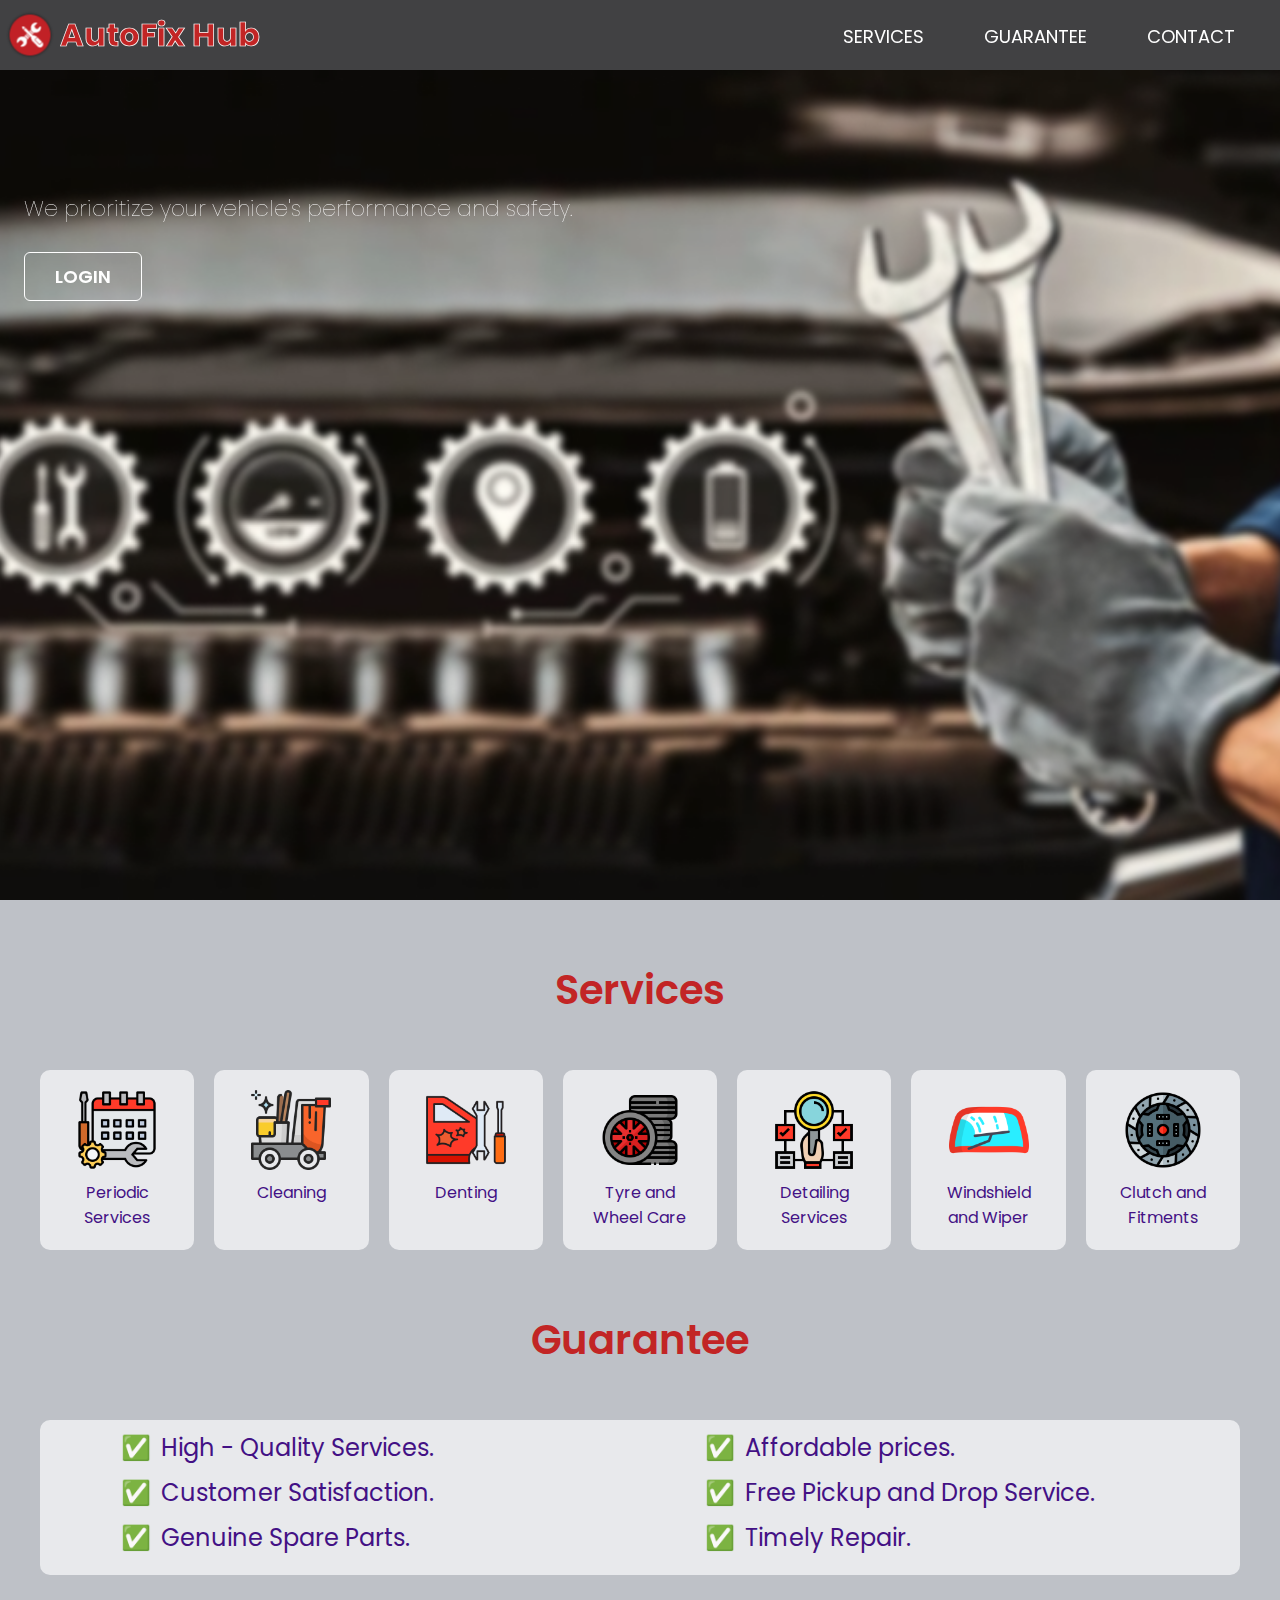
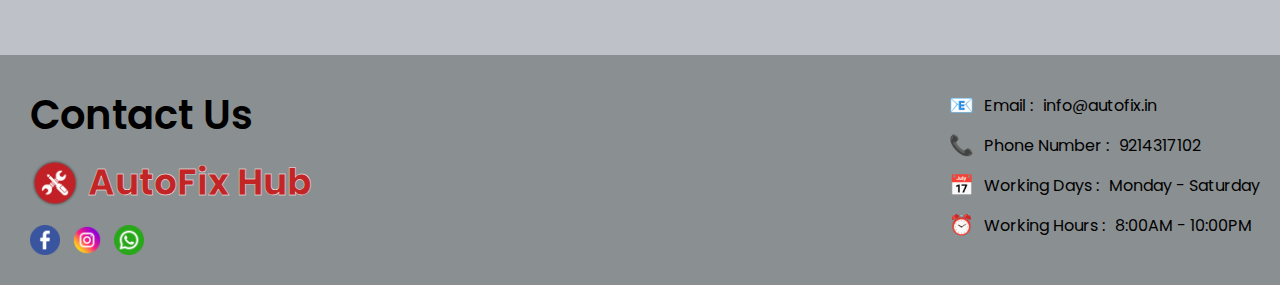
<file: index.html>
<!DOCTYPE html>
<html lang="en">
    <head>
        <meta charset="UTF-8">
        <meta name="viewport" content="width=device-width, initial-scale=1.0">
        <link href="style.css" rel="stylesheet" />
        <title>AutoFix Hub</title>
    </head>
    <body>

        <!--MAIN SECTION-->

        <section class="header">
            <nav>
                <div class="nav__bar">

                    <!--WEBISTE NAME AND LOGO-->
                    <div class="nav">
                        <a href="#"><img src="assets/logo.png" alt="logo"/></a>
                        <h1>AutoFix Hub</h1>
                    </div>

                    <!--LOGIN BUTTON-->
                    <a href="login.html" class="btn">LOGIN</a>

                    <!--DIFFERENT SECTIONS-->
                    <div class="nav__links">
                        <ul>
                            <li class="hideOnMobile"><a href=".services">SERVICES</a></li>
                            <li class="hideOnMobile"><a href=".guarantee">GUARANTEE</a></li>
                            <li class="hideOnMobile"><a href=".contact">CONTACT</a></li>
                            <li class="menu-button" onclick=showSidebar()><a><svg xmlns="http://www.w3.org/2000/svg" height="26px" viewBox="-300 -700 960 960" width="26px" fill="#fff"><path d="M120-240v-80h720v80H120Zm0-200v-80h720v80H120Zm0-200v-80h720v80H120Z"/></svg></a></li>
                        </ul>
                    </div>
                    <ul class="sidebar" id="sidebar">
                        <li onclick=hideSidebar()><a><svg xmlns="http://www.w3.org/2000/svg" height="26px" viewBox="0 -960 960 960" width="26px" fill="#fff"><path d="m256-200-56-56 224-224-224-224 56-56 224 224 224-224 56 56-224 224 224 224-56 56-224-224-224 224Z"/></svg></a></li>
                        <li><a href="#services">SERVICES</a></li>
                        <li><a href="#guarantee">GUARANTEE</a></li>
                        <li><a href="#contact">CONTACT</a></li>
                    </ul>

                    <!--LINE DESCRIPTION-->
                    <p>We prioritize your vehicle's performance and safety.</p>

                </div>
            </nav>
        </section>


        <!--SERVICE SECTION-->

        <section class="services" id="services">

            <!--HEADING-->
            <h2 class="s">Services</h2>

            <div class="row">     
                <div class="s-col">
                    <img src="assets/periodic.png" alt="periodic">
                    <h4>Periodic Services</h4>
                </div>

                <div class="s-col">
                    <img src="assets/cleaning.png" alt="cleaning">
                    <h4>Cleaning</h4>
                </div>

                <div class="s-col">
                    <img src="assets/denting.png" alt="denting">
                    <h4>Denting</h4>
                </div>

                <div class="s-col">
                    <img src="assets/tyre.png" alt="tyre">
                    <h4>Tyre and Wheel Care</h4>
                </div>

                <div class="s-col">
                    <img src="assets/detailing.png" alt="detailing">
                    <h4>Detailing Services</h4>
                </div>

                <div class="s-col">
                    <img src="assets/windshield.png" alt="windshield">
                    <h4>Windshield and Wiper</h4>
                </div>

                <div class="s-col">
                    <img src="assets/clutch.png" alt="clutches">
                    <h4>Clutch and Fitments</h4>
                </div> 
            </div> 
        </section>


        <!--GUARANTEE SECTION-->

        <section class="guarantee" id="guarantee">

            <!--HEADING-->
            <h2 class="g">Guarantee</h2>

            <div class="check">
                <ul class="g-list">
                    <li>High - Quality Services.</li>
                    <li>Affordable prices.</li>
                    <li>Customer Satisfaction.</li>
                    <li>Free Pickup and Drop Service.</li>
                    <li>Genuine Spare Parts.</li>
                    <li>Timely Repair.</li>
                </ul>
            </div>
        </section>


        <!--CONTACT SECTION-->

        <section class="contact" id="contact">

            <div class="contact-left">
                <h2>Contact Us</h2>

                <div class="brand">
                    <img src="assets/logo.png" alt="logo" class="logo" />
                    <h1>AutoFix Hub</h1>
                </div>

                <div class="social">
                    <img src="assets/facebook.png" alt="facebook" />
                    <img src="assets/instagram.png" alt="instagram" />
                    <img src="assets/whatsapp.png" alt="whatsApp" />
                </div>

            </div>

            <div class="contact-right">
                <ul>
                    <li>
                        <span class="icon">📧</span>
                        <span>Email : </span>
                        <span>info@autofix.in</span>
                    </li>
                    <li>
                        <span class="icon">📞</span>
                        <span>Phone Number : </span>
                        <span>9214317102</span>
                    </li>
                    <li>
                        <span class="icon">📅</span>
                        <span>Working Days : </span>
                        <span>Monday - Saturday</span>
                    </li>
                    <li>
                        <span class="icon">⏰</span>
                        <span>Working Hours : </span>
                        <span>8:00AM - 10:00PM</span>
                    </li>
                </ul>
            </div>

        </section> 


        <!--BACK-TO-TOP ARROW-->
        
        <div id="progress">
            <span id="progress-value">&#x1F815;</span>
        </div>

        <script src="main.js"></script>

    </body>
</html>
</file>
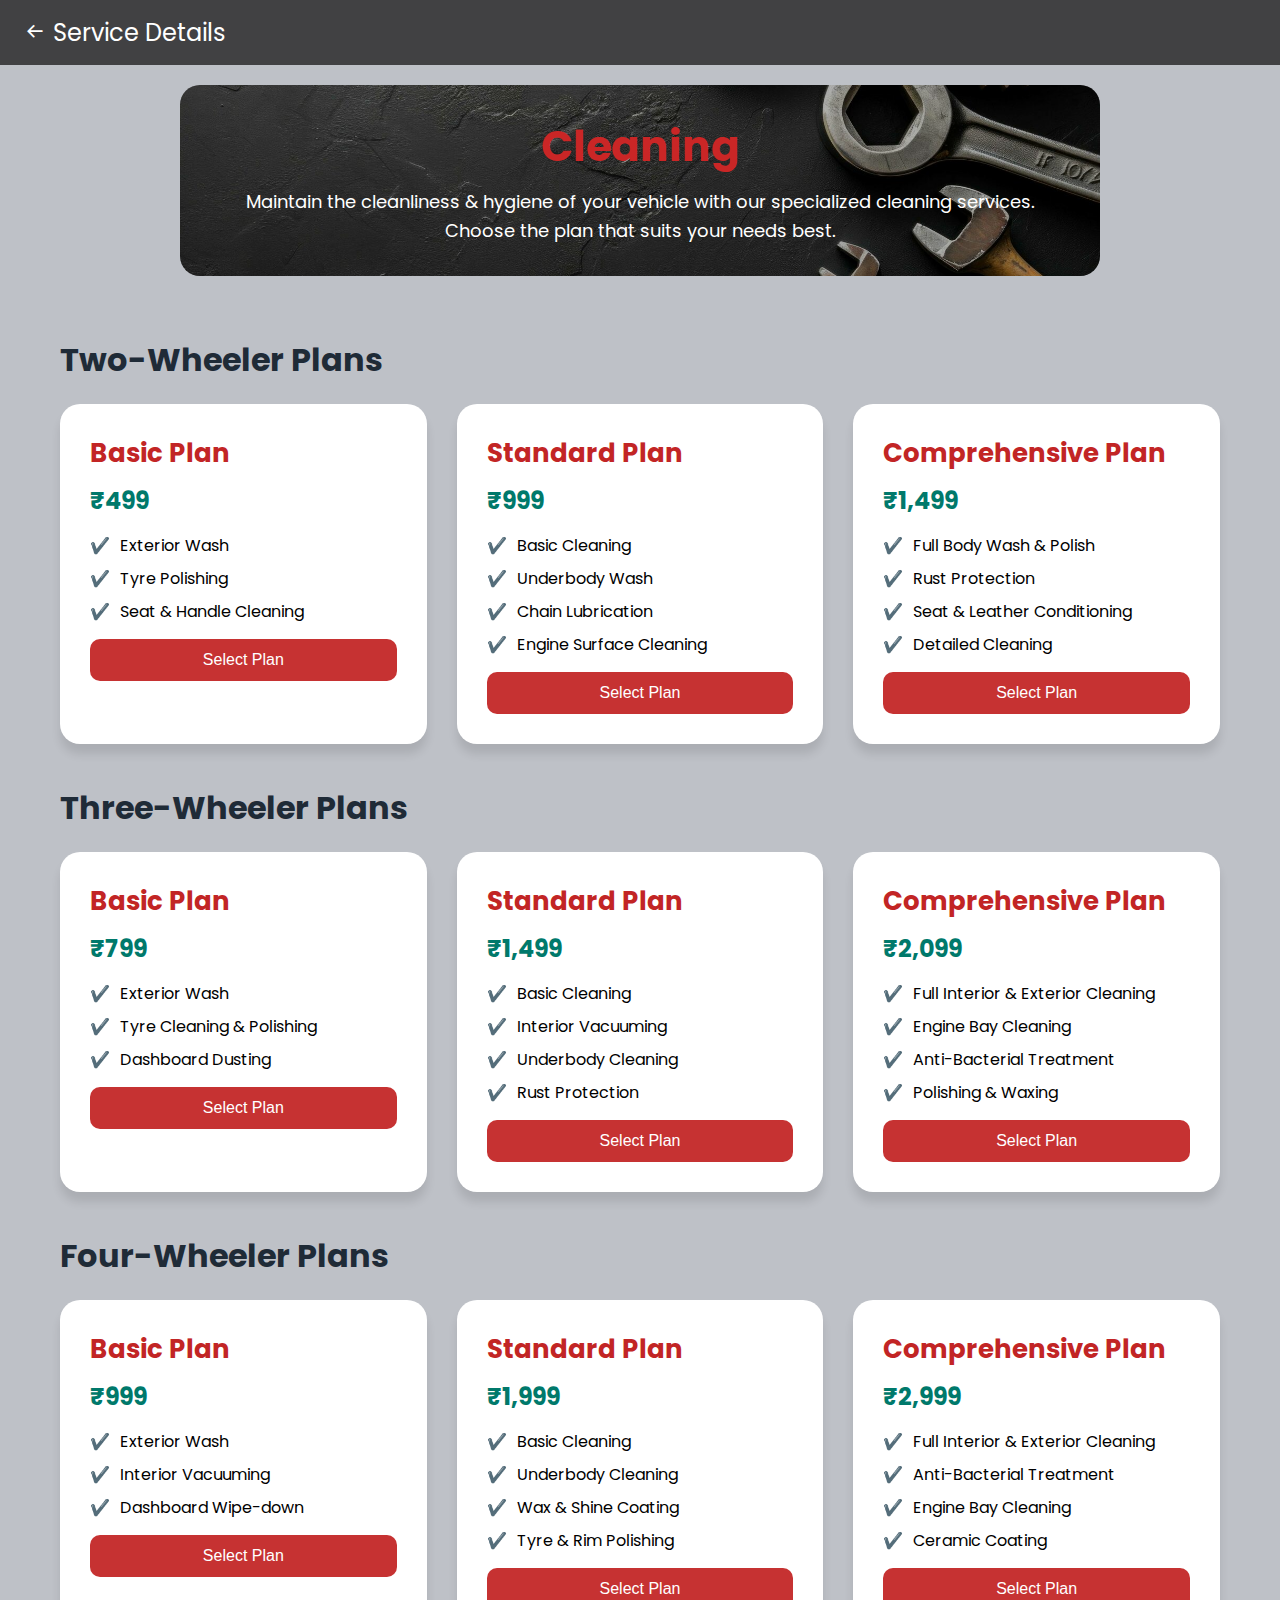
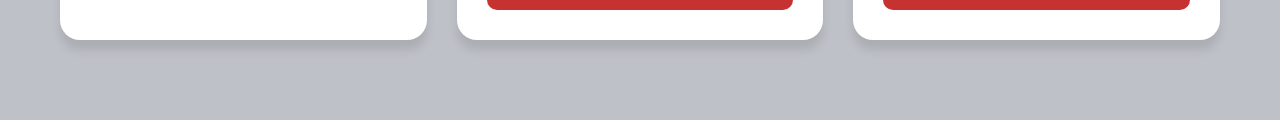
<file: cleaning.html>
<!DOCTYPE html>
<html lang="en">
    <head>
        <meta charset="UTF-8">
        <meta name="viewport" content="width=device-width, initial-scale=1.0">
        <title>Service Details - Cleaning</title>
        <link href="services.css" rel="stylesheet"/>
        <link href="https://unpkg.com/boxicons@2.1.4/css/boxicons.min.css" rel="stylesheet"/>
    </head>
    <body>

        <!--NAVBAR-->
        <header class="navbar">
            <a href="f1.html" class="back-btn"><i class='bx bx-arrow-back'></i></a>
            <h1>Service Details</h1>
        </header>

        <!--DESCRIPTION-->
        <div class="hero-section">
            <section class="periodic-services">
                <h2>Cleaning</h2>
                <p>Maintain the cleanliness & hygiene of your vehicle with our specialized cleaning services.</p>
                <p>Choose the plan that suits your needs best.</p>
            </section>
        </div>


        <!--PLANS-->

        <section class="service-detail-container">


            <!--TWO-WHEELER-->

            <div class="vehicle-type">
                <h2>Two-Wheeler Plans</h2>
                <div class="plans-container">

                    <!--BASIC-->
                    <div class="plan-card basic">
                        <h3>Basic Plan</h3>
                        <p class="price">₹499</p>
                        <ul>
                            <li>Exterior Wash</li>
                            <li>Tyre Polishing</li>
                            <li>Seat & Handle Cleaning</li>
                        </ul>
                        <button class="select-plan-btn" onclick="addToCart('Basic Plan - Two-Wheeler','₹499')">Select Plan</button>
                    </div>
        
                    <!--STANDARD-->
                    <div class="plan-card medium">
                        <h3>Standard Plan</h3>
                        <p class="price">₹999</p>
                        <ul>
                            <li>Basic Cleaning</li>
                            <li>Underbody Wash</li>
                            <li>Chain Lubrication</li>
                            <li>Engine Surface Cleaning</li>
                        </ul>
                        <button class="select-plan-btn" onclick="addToCart('Standard Plan - Two-Wheeler','₹999')">Select Plan</button>
                    </div>
        
                    <!--COMPREHENSIVE-->
                    <div class="plan-card standard">
                        <h3>Comprehensive Plan</h3>
                        <p class="price">₹1,499</p>
                        <ul>
                            <li>Full Body Wash & Polish</li>
                            <li>Rust Protection</li>
                            <li>Seat & Leather Conditioning</li>
                            <li>Detailed Cleaning</li>
                        </ul>
                        <button class="select-plan-btn" onclick="addToCart('Comprehensive Plan - Two-Wheeler','₹1,499')">Select Plan</button>
                    </div>
                </div>
            </div>


            <!--THREE-WHEELER-->

            <div class="vehicle-type">
                <h2>Three-Wheeler Plans</h2>
                <div class="plans-container">

                    <!--BASIC-->
                    <div class="plan-card basic">
                        <h3>Basic Plan</h3>
                        <p class="price">₹799</p>
                        <ul>
                            <li>Exterior Wash</li>
                            <li>Tyre Cleaning & Polishing</li>
                            <li>Dashboard Dusting</li>
                        </ul>
                        <button class="select-plan-btn" onclick="addToCart('Basic Plan - Three-Wheeler','₹799')">Select Plan</button>
                    </div>
        
                    <!--STANDARD-->
                    <div class="plan-card medium">
                        <h3>Standard Plan</h3>
                        <p class="price">₹1,499</p>
                        <ul>
                            <li>Basic Cleaning</li>
                            <li>Interior Vacuuming</li>
                            <li>Underbody Cleaning</li>
                            <li>Rust Protection</li>
                        </ul>
                        <button class="select-plan-btn" onclick="addToCart('Standard Plan - Three-Wheeler','₹1,499')">Select Plan</button>
                    </div>
        
                    <!--COMPREHENSIVE-->
                    <div class="plan-card standard">
                        <h3>Comprehensive Plan</h3>
                        <p class="price">₹2,099</p>
                        <ul>
                            <li>Full Interior & Exterior Cleaning</li>
                            <li>Engine Bay Cleaning</li>
                            <li>Anti-Bacterial Treatment</li>
                            <li>Polishing & Waxing</li>
                        </ul>
                        <button class="select-plan-btn" onclick="addToCart('Comprehensive Plan - Three-Wheeler','₹2,099')">Select Plan</button>
                    </div>
                </div>
            </div>


            <!--FOUR-WHEELER-->

            <div class="vehicle-type">
                <h2>Four-Wheeler Plans</h2>
                <div class="plans-container">

                    <!--BASIC-->
                    <div class="plan-card basic">
                        <h3>Basic Plan</h3>
                        <p class="price">₹999</p>
                        <ul>
                            <li>Exterior Wash</li>
                            <li>Interior Vacuuming</li>
                            <li>Dashboard Wipe-down</li>
                        </ul>
                        <button class="select-plan-btn" onclick="addToCart('Basic Plan - Four-Wheeler','₹999')">Select Plan</button>
                    </div>
        
                    <!--STANDARD-->
                    <div class="plan-card medium">
                        <h3>Standard Plan</h3>
                        <p class="price">₹1,999</p>
                        <ul>
                            <li>Basic Cleaning</li>
                            <li>Underbody Cleaning</li>
                            <li>Wax & Shine Coating</li>
                            <li>Tyre & Rim Polishing</li>
                        </ul>
                        <button class="select-plan-btn" onclick="addToCart('Standard Plan - Four-Wheeler','₹1,999')">Select Plan</button>
                    </div>
        
                    <!--COMPREHENSIVE-->
                    <div class="plan-card standard">
                        <h3>Comprehensive Plan</h3>
                        <p class="price">₹2,999</p>
                        <ul>
                            <li>Full Interior & Exterior Cleaning</li>
                            <li>Anti-Bacterial Treatment</li>
                            <li>Engine Bay Cleaning</li>
                            <li>Ceramic Coating</li>
                        </ul>
                        <button class="select-plan-btn" onclick="addToCart('Comprehensive Plan - Four-Wheeler','₹2,999')">Select Plan</button>
                    </div>
                </div>
            </div>
        </section>

        <script src="services.js"></script>

    </body>
</html>
</file>
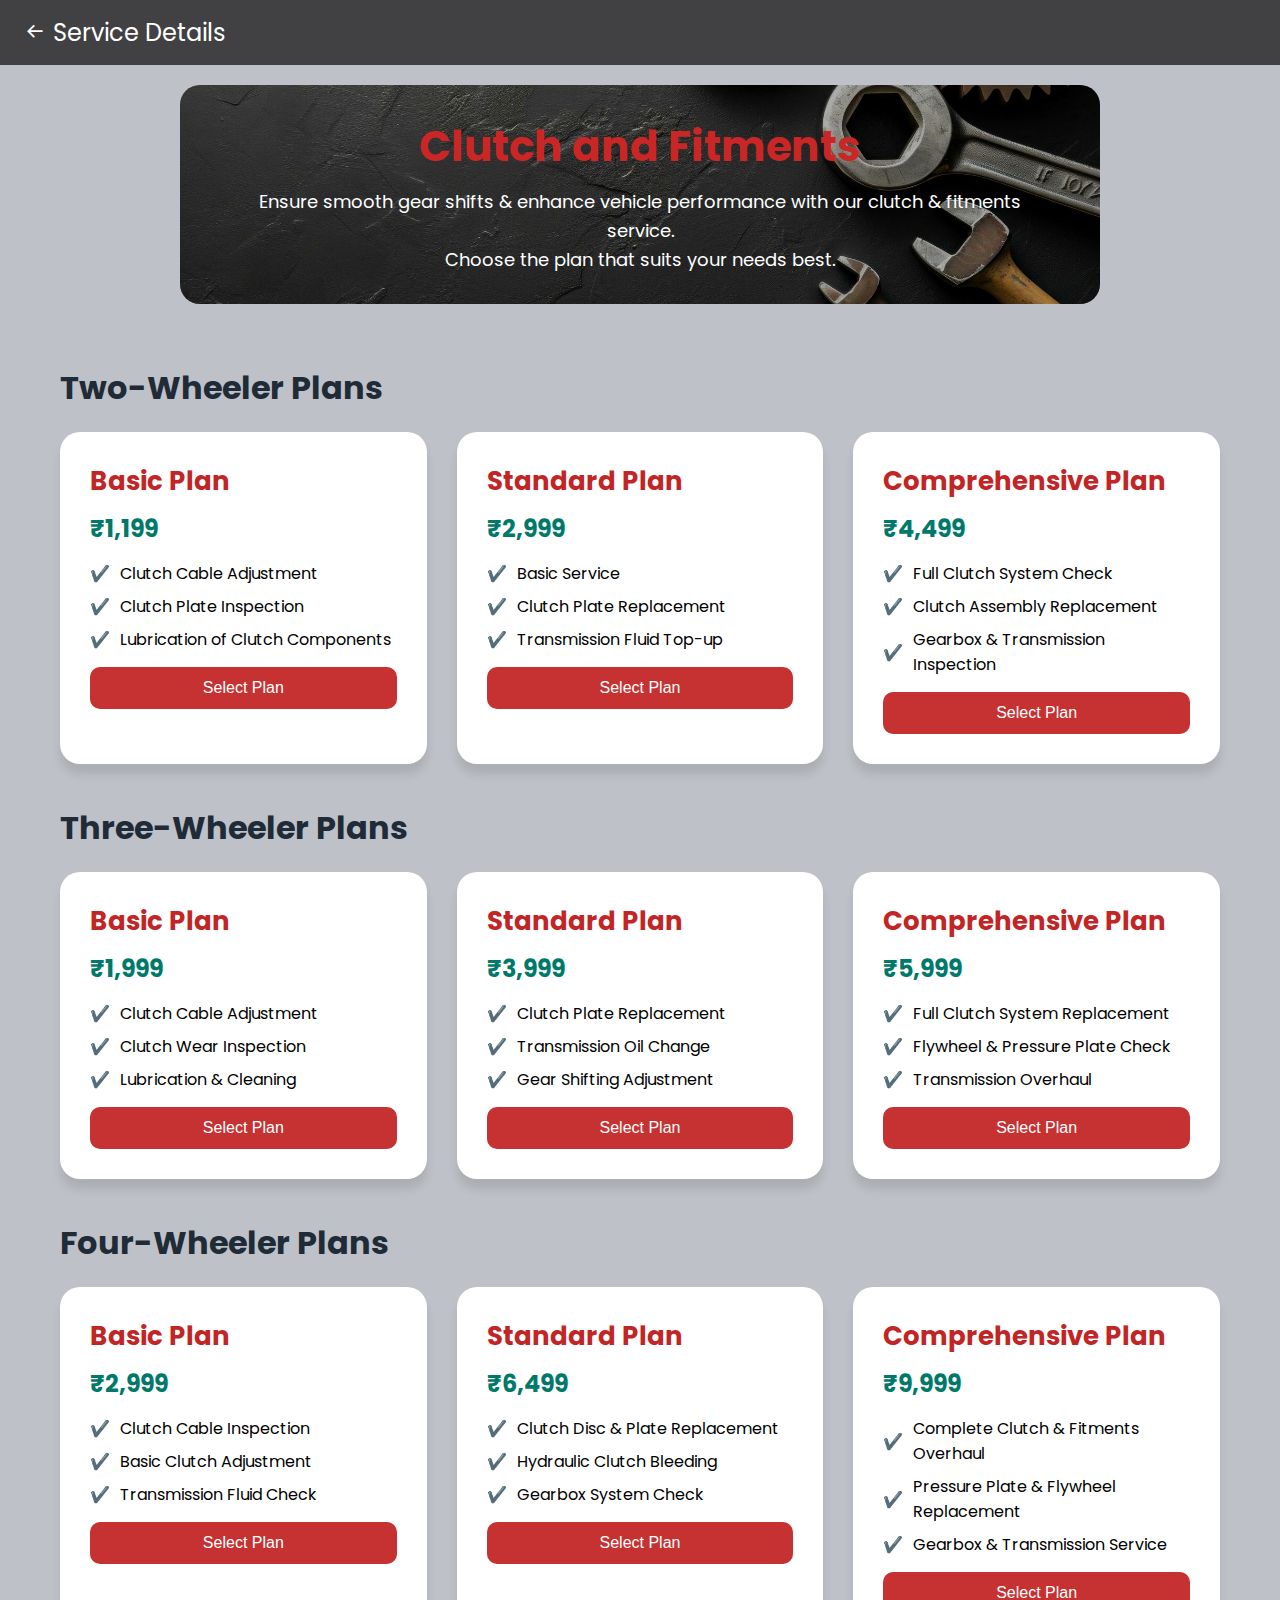
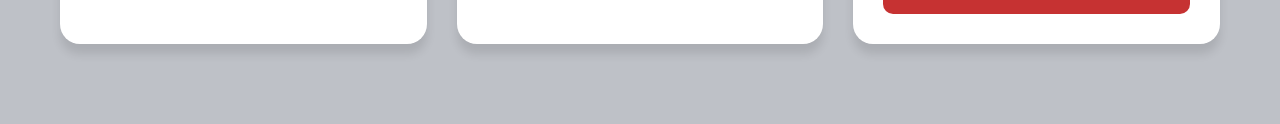
<file: clutch.html>
<!DOCTYPE html>
<html lang="en">
    <head>
        <meta charset="UTF-8">
        <meta name="viewport" content="width=device-width, initial-scale=1.0">
        <title>Service Details - Clutch and Fitments</title>
        <link href="services.css" rel="stylesheet"/>
        <link href="https://unpkg.com/boxicons@2.1.4/css/boxicons.min.css" rel="stylesheet"/>
    </head>
    <body>

        <!--NAVBAR-->
        <header class="navbar">
            <a href="f1.html" class="back-btn"><i class='bx bx-arrow-back'></i></a>
            <h1>Service Details</h1>
        </header>

        <!--DESCRIPTION-->
        <div class="hero-section">
            <section class="periodic-services">
                <h2>Clutch and Fitments</h2>
                <p>Ensure smooth gear shifts & enhance vehicle performance with our clutch & fitments service.</p>
                <p>Choose the plan that suits your needs best.</p>
            </section>
        </div>


        <!--PLANS-->

        <section class="service-detail-container">


            <!--TWO-WHEELER-->

            <div class="vehicle-type">
                <h2>Two-Wheeler Plans</h2>
                <div class="plans-container">

                    <!--BASIC-->
                    <div class="plan-card basic">
                        <h3>Basic Plan</h3>
                        <p class="price">₹1,199</p>
                        <ul>
                            <li>Clutch Cable Adjustment</li>
                            <li>Clutch Plate Inspection</li>
                            <li>Lubrication of Clutch Components</li>
                        </ul>
                        <button class="select-plan-btn" onclick="addToCart('Basic Plan - Two-Wheeler','₹1,199')">Select Plan</button>
                    </div>
        
                    <!--STANDARD-->
                    <div class="plan-card medium">
                        <h3>Standard Plan</h3>
                        <p class="price">₹2,999</p>
                        <ul>
                            <li>Basic Service</li>
                            <li>Clutch Plate Replacement</li>
                            <li>Transmission Fluid Top-up</li>
                        </ul>
                        <button class="select-plan-btn" onclick="addToCart('Standard Plan - Two-Wheeler','₹2,999')">Select Plan</button>
                    </div>
        
                    <!--COMPREHENSIVE-->
                    <div class="plan-card standard">
                        <h3>Comprehensive Plan</h3>
                        <p class="price">₹4,499</p>
                        <ul>
                            <li>Full Clutch System Check</li>
                            <li>Clutch Assembly Replacement</li>
                            <li>Gearbox & Transmission Inspection</li>
                        </ul>
                        <button class="select-plan-btn" onclick="addToCart('Comprehensive Plan - Two-Wheeler','₹4,499')">Select Plan</button>
                    </div>
                </div>
            </div>


            <!--THREE-WHEELER-->

            <div class="vehicle-type">
                <h2>Three-Wheeler Plans</h2>
                <div class="plans-container">

                    <!--BASIC-->
                    <div class="plan-card basic">
                        <h3>Basic Plan</h3>
                        <p class="price">₹1,999</p>
                        <ul>
                            <li>Clutch Cable Adjustment</li>
                            <li>Clutch Wear Inspection</li>
                            <li>Lubrication & Cleaning</li>
                        </ul>
                        <button class="select-plan-btn" onclick="addToCart('Basic Plan - Three-Wheeler','₹1,999')">Select Plan</button>
                    </div>
        
                    <!--STANDARD-->
                    <div class="plan-card medium">
                        <h3>Standard Plan</h3>
                        <p class="price">₹3,999</p>
                        <ul>
                            <li>Clutch Plate Replacement</li>
                            <li>Transmission Oil Change</li>
                            <li>Gear Shifting Adjustment</li>
                        </ul>
                        <button class="select-plan-btn" onclick="addToCart('Standard Plan - Three-Wheeler','₹3,999')">Select Plan</button>
                    </div>
        
                    <!--COMPREHENSIVE-->
                    <div class="plan-card standard">
                        <h3>Comprehensive Plan</h3>
                        <p class="price">₹5,999</p>
                        <ul>
                            <li>Full Clutch System Replacement</li>
                            <li>Flywheel & Pressure Plate Check</li>
                            <li>Transmission Overhaul</li>
                        </ul>
                        <button class="select-plan-btn" onclick="addToCart('Comprehensive Plan - Three-Wheeler','₹5,999')">Select Plan</button>
                    </div>
                </div>
            </div>


            <!--FOUR-WHEELER-->

            <div class="vehicle-type">
                <h2>Four-Wheeler Plans</h2>
                <div class="plans-container">

                    <!--BASIC-->
                    <div class="plan-card basic">
                        <h3>Basic Plan</h3>
                        <p class="price">₹2,999</p>
                        <ul>
                            <li>Clutch Cable Inspection</li>
                            <li>Basic Clutch Adjustment</li>
                            <li>Transmission Fluid Check</li>
                        </ul>
                        <button class="select-plan-btn" onclick="addToCart('Basic Plan - Four-Wheeler','₹2,999')">Select Plan</button>
                    </div>
        
                    <!--STANDARD-->
                    <div class="plan-card medium">
                        <h3>Standard Plan</h3>
                        <p class="price">₹6,499</p>
                        <ul>
                            <li>Clutch Disc & Plate Replacement</li>
                            <li>Hydraulic Clutch Bleeding</li>
                            <li>Gearbox System Check</li>
                        </ul>
                        <button class="select-plan-btn" onclick="addToCart('Standard Plan - Four-Wheeler','₹6,499')">Select Plan</button>
                    </div>
        
                    <!--COMPREHENSIVE-->
                    <div class="plan-card standard">
                        <h3>Comprehensive Plan</h3>
                        <p class="price">₹9,999</p>
                        <ul>
                            <li>Complete Clutch & Fitments Overhaul</li>
                            <li>Pressure Plate & Flywheel Replacement</li>
                            <li>Gearbox & Transmission Service</li>
                        </ul>
                        <button class="select-plan-btn" onclick="addToCart('Comprehensive Plan - Four-Wheeler','₹9,999')">Select Plan</button>
                    </div>
                </div>
            </div>
        </section>

        <script src="services.js"></script>

    </body>
</html>
</file>
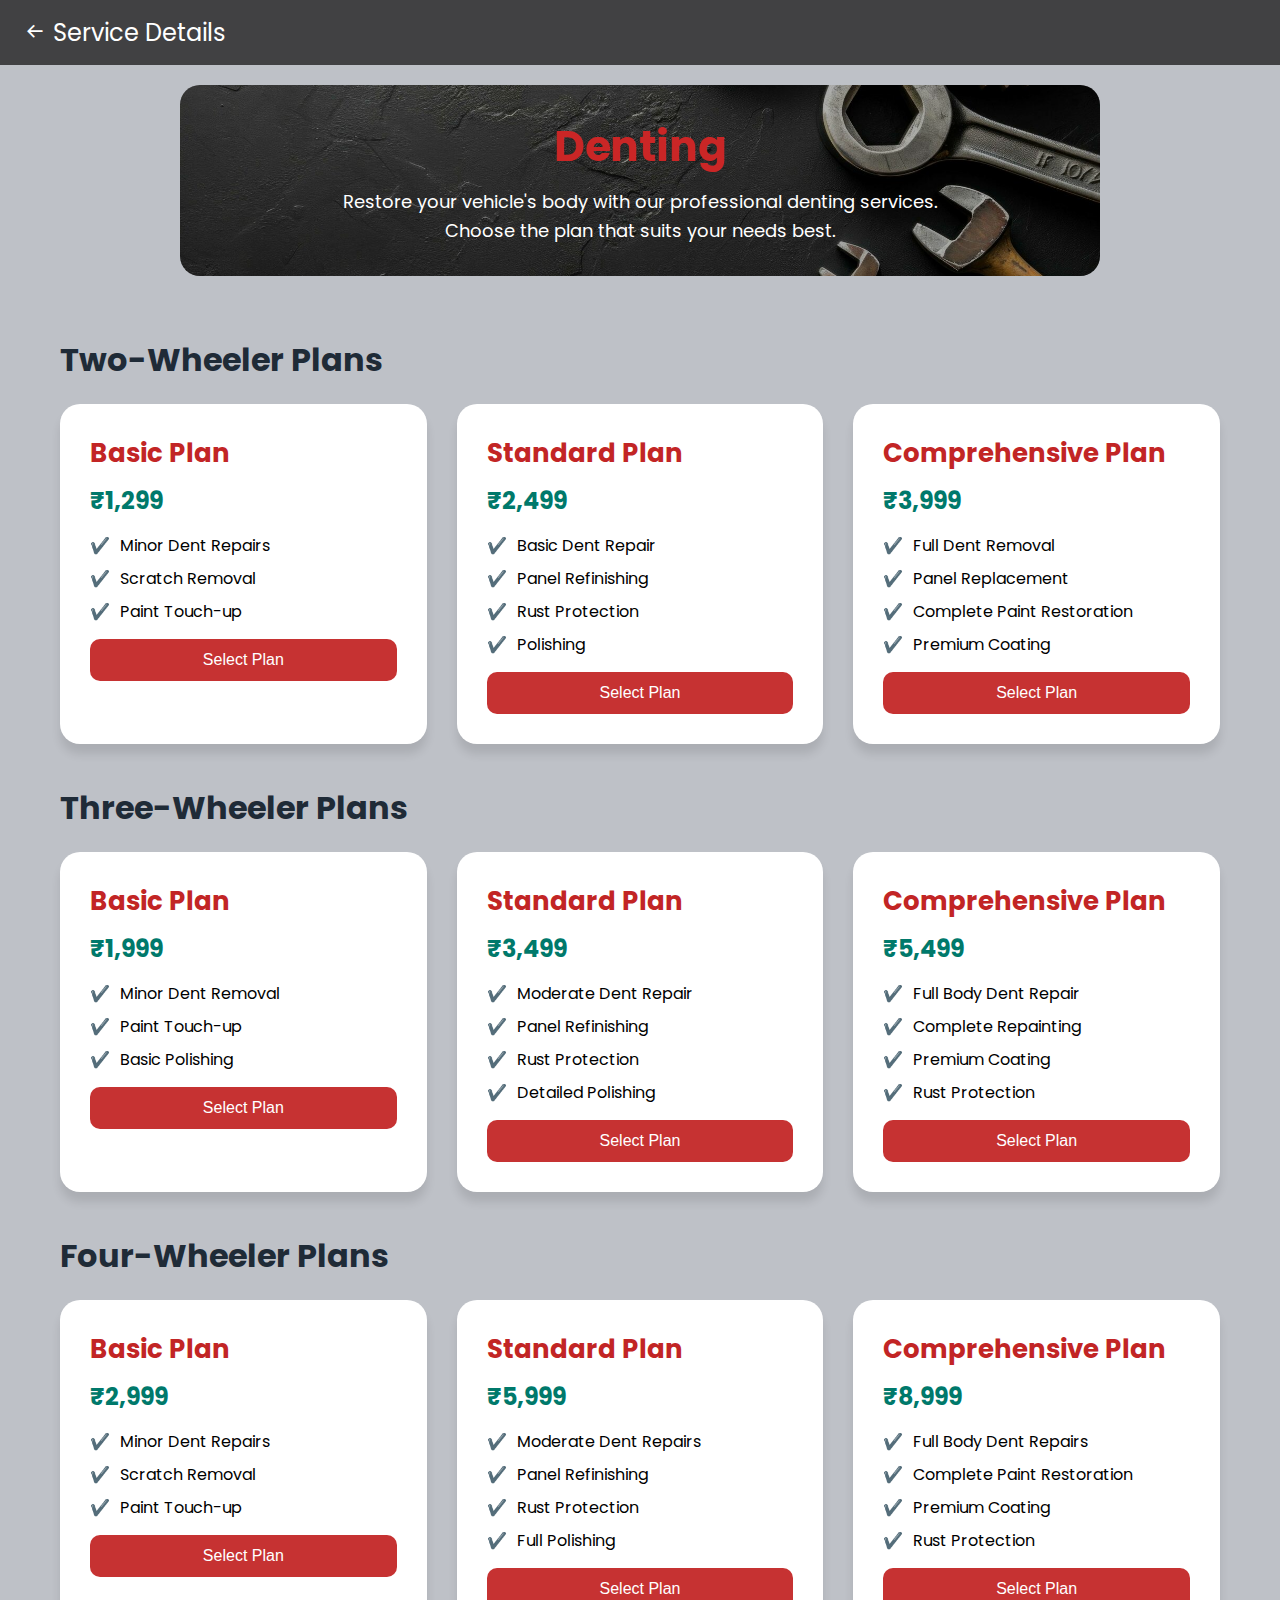
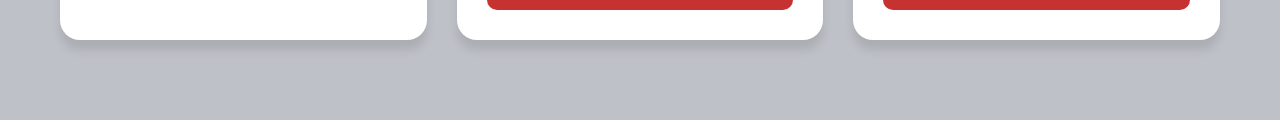
<file: denting.html>
<!DOCTYPE html>
<html lang="en">
    <head>
        <meta charset="UTF-8">
        <meta name="viewport" content="width=device-width, initial-scale=1.0">
        <title>Service Details - Denting</title>
        <link href="services.css" rel="stylesheet"/>
        <link href="https://unpkg.com/boxicons@2.1.4/css/boxicons.min.css" rel="stylesheet"/>
    </head>
    <body>

        <!--NAVBAR-->
        <header class="navbar">
            <a href="f1.html" class="back-btn"><i class='bx bx-arrow-back'></i></a>
            <h1>Service Details</h1>
        </header>

        <!--DESCRIPTION-->
        <div class="hero-section">
            <section class="periodic-services">
                <h2>Denting</h2>
                <p>Restore your vehicle's body with our professional denting services.</p>
                <p>Choose the plan that suits your needs best.</p>
            </section>
        </div>


        <!--PLANS-->

        <section class="service-detail-container">


            <!--TWO-WHEELER-->

            <div class="vehicle-type">
                <h2>Two-Wheeler Plans</h2>
                <div class="plans-container">

                    <!--BASIC-->
                    <div class="plan-card basic">
                        <h3>Basic Plan</h3>
                        <p class="price">₹1,299</p>
                        <ul>
                            <li>Minor Dent Repairs</li>
                            <li>Scratch Removal</li>
                            <li>Paint Touch-up</li>
                        </ul>
                        <button class="select-plan-btn" onclick="addToCart('Basic Plan - Two-Wheeler','₹1,299')">Select Plan</button>
                    </div>
        
                    <!--STANDARD-->
                    <div class="plan-card medium">
                        <h3>Standard Plan</h3>
                        <p class="price">₹2,499</p>
                        <ul>
                            <li>Basic Dent Repair</li>
                            <li>Panel Refinishing</li>
                            <li>Rust Protection</li>
                            <li>Polishing</li>
                        </ul>
                        <button class="select-plan-btn" onclick="addToCart('Standard Plan - Two-Wheeler','₹2,499')">Select Plan</button>
                    </div>
        
                    <!--COMPREHENSIVE-->
                    <div class="plan-card standard">
                        <h3>Comprehensive Plan</h3>
                        <p class="price">₹3,999</p>
                        <ul>
                            <li>Full Dent Removal</li>
                            <li>Panel Replacement</li>
                            <li>Complete Paint Restoration</li>
                            <li>Premium Coating</li>
                        </ul>
                        <button class="select-plan-btn" onclick="addToCart('Comprehensive Plan - Two-Wheeler','₹3,999')">Select Plan</button>
                    </div>
                </div>
            </div>


            <!--THREE-WHEELER-->

            <div class="vehicle-type">
                <h2>Three-Wheeler Plans</h2>
                <div class="plans-container">

                    <!--BASIC-->
                    <div class="plan-card basic">
                        <h3>Basic Plan</h3>
                        <p class="price">₹1,999</p>
                        <ul>
                            <li>Minor Dent Removal</li>
                            <li>Paint Touch-up</li>
                            <li>Basic Polishing</li>
                        </ul>
                        <button class="select-plan-btn" onclick="addToCart('Basic Plan - Three-Wheeler','₹1,999')">Select Plan</button>
                    </div>
        
                    <!--STANDARD-->
                    <div class="plan-card medium">
                        <h3>Standard Plan</h3>
                        <p class="price">₹3,499</p>
                        <ul>
                            <li>Moderate Dent Repair</li>
                            <li>Panel Refinishing</li>
                            <li>Rust Protection</li>
                            <li>Detailed Polishing</li>
                        </ul>
                        <button class="select-plan-btn" onclick="addToCart('Standard Plan - Three-Wheeler','₹3,499')">Select Plan</button>
                    </div>
        
                    <!--COMPREHENSIVE-->
                    <div class="plan-card standard">
                        <h3>Comprehensive Plan</h3>
                        <p class="price">₹5,499</p>
                        <ul>
                            <li>Full Body Dent Repair</li>
                            <li>Complete Repainting</li>
                            <li>Premium Coating</li>
                            <li>Rust Protection</li>
                        </ul>
                        <button class="select-plan-btn" onclick="addToCart('Comprehensive Plan - Three-Wheeler','₹5,499')">Select Plan</button>
                    </div>
                </div>
            </div>


            <!--FOUR-WHEELER-->

            <div class="vehicle-type">
                <h2>Four-Wheeler Plans</h2>
                <div class="plans-container">

                    <!--BASIC-->
                    <div class="plan-card basic">
                        <h3>Basic Plan</h3>
                        <p class="price">₹2,999</p>
                        <ul>
                            <li>Minor Dent Repairs</li>
                            <li>Scratch Removal</li>
                            <li>Paint Touch-up</li>
                        </ul>
                        <button class="select-plan-btn" onclick="addToCart('Basic Plan - Four-Wheeler','₹2,999')">Select Plan</button>
                    </div>
        
                    <!--STANDARD-->
                    <div class="plan-card medium">
                        <h3>Standard Plan</h3>
                        <p class="price">₹5,999</p>
                        <ul>
                            <li>Moderate Dent Repairs</li>
                            <li>Panel Refinishing</li>
                            <li>Rust Protection</li>
                            <li>Full Polishing</li>
                        </ul>
                        <button class="select-plan-btn" onclick="addToCart('Standard Plan - Four-Wheeler','₹5,999')">Select Plan</button>
                    </div>
        
                    <!--COMPREHENSIVE-->
                    <div class="plan-card standard">
                        <h3>Comprehensive Plan</h3>
                        <p class="price">₹8,999</p>
                        <ul>
                            <li>Full Body Dent Repairs</li>
                            <li>Complete Paint Restoration</li>
                            <li>Premium Coating</li>
                            <li>Rust Protection</li>
                        </ul>
                        <button class="select-plan-btn" onclick="addToCart('Comprehensive Plan - Four-Wheeler','₹8,999')">Select Plan</button>
                    </div>
                </div>
            </div>
        </section>

        <script src="services.js"></script>

    </body>
</html>
</file>
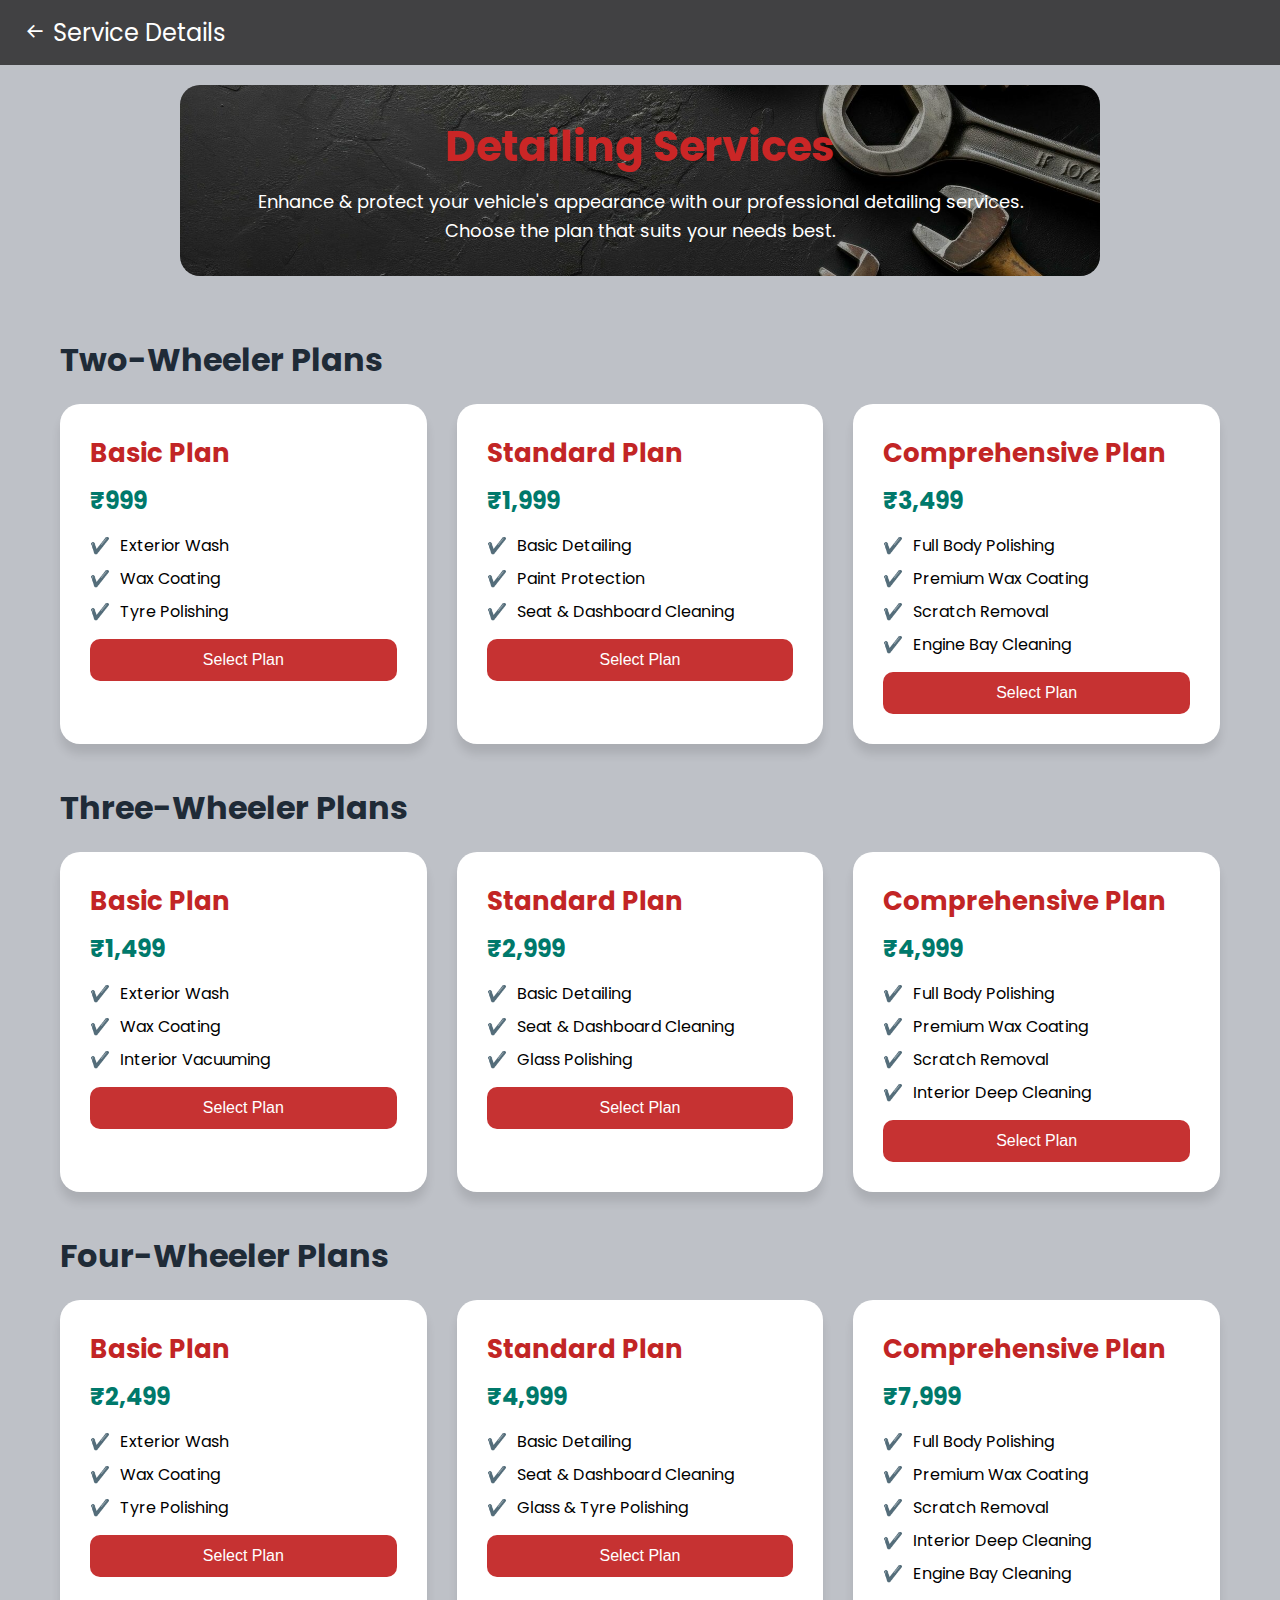
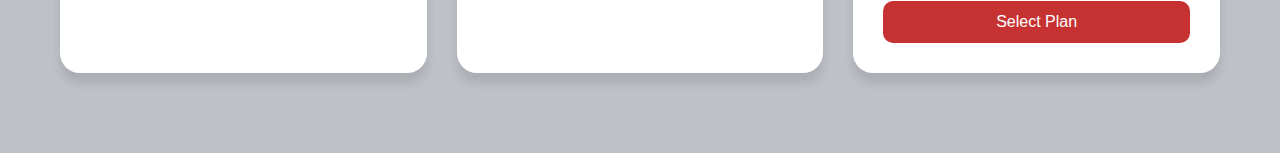
<file: detailing.html>
<!DOCTYPE html>
<html lang="en">
    <head>
        <meta charset="UTF-8">
        <meta name="viewport" content="width=device-width, initial-scale=1.0">
        <title>Service Details - Detailing Services</title>
        <link href="services.css" rel="stylesheet"/>
        <link href="https://unpkg.com/boxicons@2.1.4/css/boxicons.min.css" rel="stylesheet"/>
    </head>
    <body>

        <!--NAVBAR-->
        <header class="navbar">
            <a href="f1.html" class="back-btn"><i class='bx bx-arrow-back'></i></a>
            <h1>Service Details</h1>
        </header>

        <!--DESCRIPTION-->
        <div class="hero-section">
            <section class="periodic-services">
                <h2>Detailing Services</h2>
                <p>Enhance & protect your vehicle's appearance with our professional detailing services.</p>
                <p>Choose the plan that suits your needs best.</p>
            </section>
        </div>


        <!--PLANS-->

        <section class="service-detail-container">


            <!--TWO-WHEELER-->

            <div class="vehicle-type">
                <h2>Two-Wheeler Plans</h2>
                <div class="plans-container">

                    <!--BASIC-->
                    <div class="plan-card basic">
                        <h3>Basic Plan</h3>
                        <p class="price">₹999</p>
                        <ul>
                            <li>Exterior Wash</li>
                            <li>Wax Coating</li>
                            <li>Tyre Polishing</li>
                        </ul>
                        <button class="select-plan-btn" onclick="addToCart('Basic Plan - Two-Wheeler','₹999')">Select Plan</button>
                    </div>
        
                    <!--STANDARD-->
                    <div class="plan-card medium">
                        <h3>Standard Plan</h3>
                        <p class="price">₹1,999</p>
                        <ul>
                            <li>Basic Detailing</li>
                            <li>Paint Protection</li>
                            <li>Seat & Dashboard Cleaning</li>
                        </ul>
                        <button class="select-plan-btn" onclick="addToCart('Standard Plan - Two-Wheeler','₹1,999')">Select Plan</button>
                    </div>
        
                    <!--COMPREHENSIVE-->
                    <div class="plan-card standard">
                        <h3>Comprehensive Plan</h3>
                        <p class="price">₹3,499</p>
                        <ul>
                            <li>Full Body Polishing</li>
                            <li>Premium Wax Coating</li>
                            <li>Scratch Removal</li>
                            <li>Engine Bay Cleaning</li>
                        </ul>
                        <button class="select-plan-btn" onclick="addToCart('Comprehensive Plan - Two-Wheeler','₹3,499')">Select Plan</button>
                    </div>
                </div>
            </div>


            <!--THREE-WHEELER-->

            <div class="vehicle-type">
                <h2>Three-Wheeler Plans</h2>
                <div class="plans-container">

                    <!--BASIC-->
                    <div class="plan-card basic">
                        <h3>Basic Plan</h3>
                        <p class="price">₹1,499</p>
                        <ul>
                            <li>Exterior Wash</li>
                            <li>Wax Coating</li>
                            <li>Interior Vacuuming</li>
                        </ul>
                        <button class="select-plan-btn" onclick="addToCart('Basic Plan - Three-Wheeler','₹1,499')">Select Plan</button>
                    </div>
        
                    <!--STANDARD-->
                    <div class="plan-card medium">
                        <h3>Standard Plan</h3>
                        <p class="price">₹2,999</p>
                        <ul>
                            <li>Basic Detailing</li>
                            <li>Seat & Dashboard Cleaning</li>
                            <li>Glass Polishing</li>
                        </ul>
                        <button class="select-plan-btn" onclick="addToCart('Standard Plan - Three-Wheeler','₹2,999')">Select Plan</button>
                    </div>
        
                    <!--COMPREHENSIVE-->
                    <div class="plan-card standard">
                        <h3>Comprehensive Plan</h3>
                        <p class="price">₹4,999</p>
                        <ul>
                            <li>Full Body Polishing</li>
                            <li>Premium Wax Coating</li>
                            <li>Scratch Removal</li>
                            <li>Interior Deep Cleaning</li>
                        </ul>
                        <button class="select-plan-btn" onclick="addToCart('Comprehensive Plan - Three-Wheeler','₹4,999')">Select Plan</button>
                    </div>
                </div>
            </div>


            <!--FOUR-WHEELER-->

            <div class="vehicle-type">
                <h2>Four-Wheeler Plans</h2>
                <div class="plans-container">

                    <!--BASIC-->
                    <div class="plan-card basic">
                        <h3>Basic Plan</h3>
                        <p class="price">₹2,499</p>
                        <ul>
                            <li>Exterior Wash</li>
                            <li>Wax Coating</li>
                            <li>Tyre Polishing</li>
                        </ul>
                        <button class="select-plan-btn" onclick="addToCart('Basic Plan - Four-Wheeler','₹2,499')">Select Plan</button>
                    </div>
        
                    <!--STANDARD-->
                    <div class="plan-card medium">
                        <h3>Standard Plan</h3>
                        <p class="price">₹4,999</p>
                        <ul>
                            <li>Basic Detailing</li>
                            <li>Seat & Dashboard Cleaning</li>
                            <li>Glass & Tyre Polishing</li>
                        </ul>
                        <button class="select-plan-btn" onclick="addToCart('Standard Plan - Four-Wheeler','₹4,999')">Select Plan</button>
                    </div>
        
                    <!--COMPREHENSIVE-->
                    <div class="plan-card standard">
                        <h3>Comprehensive Plan</h3>
                        <p class="price">₹7,999</p>
                        <ul>
                            <li>Full Body Polishing</li>
                            <li>Premium Wax Coating</li>
                            <li>Scratch Removal</li>
                            <li>Interior Deep Cleaning</li>
                            <li>Engine Bay Cleaning</li>
                        </ul>
                        <button class="select-plan-btn" onclick="addToCart('Comprehensive Plan - Four-Wheeler','₹7,999')">Select Plan</button>
                    </div>
                </div>
            </div>
        </section>

        <script src="services.js"></script>

    </body>
</html>
</file>
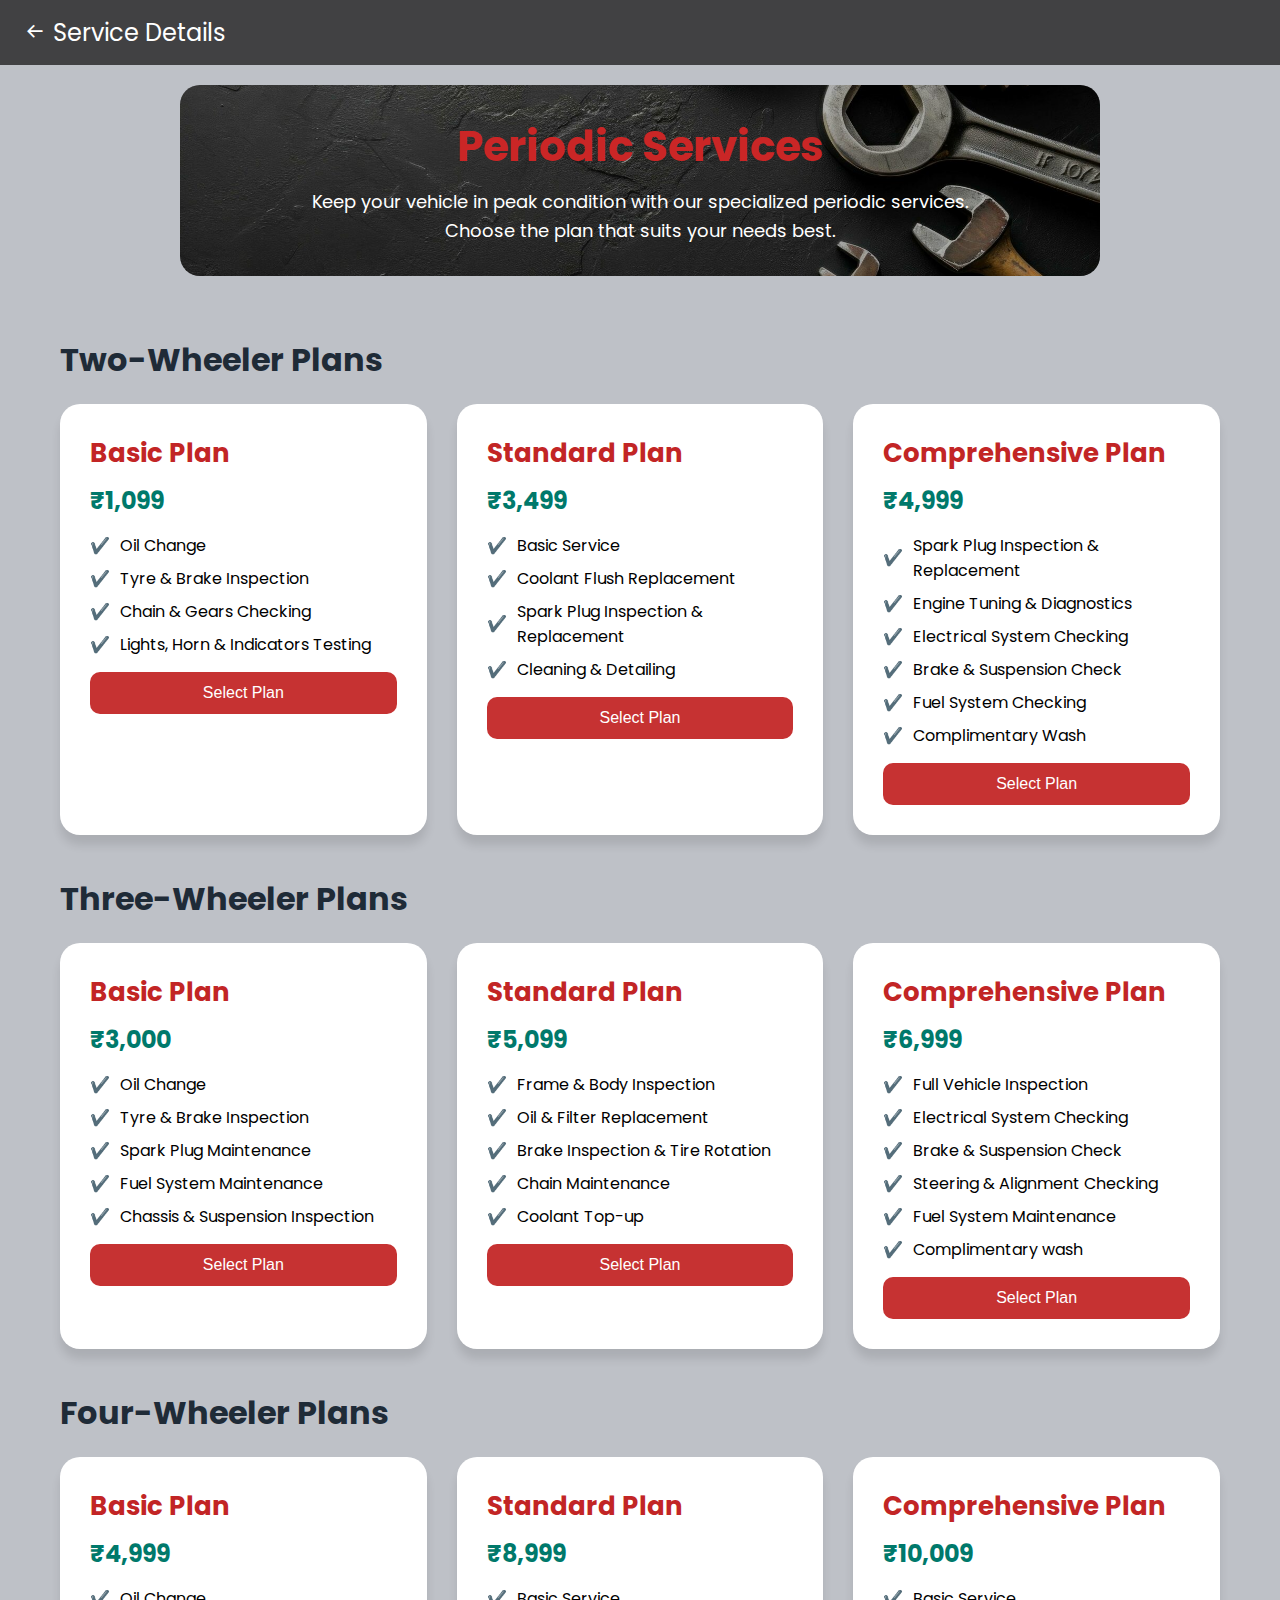
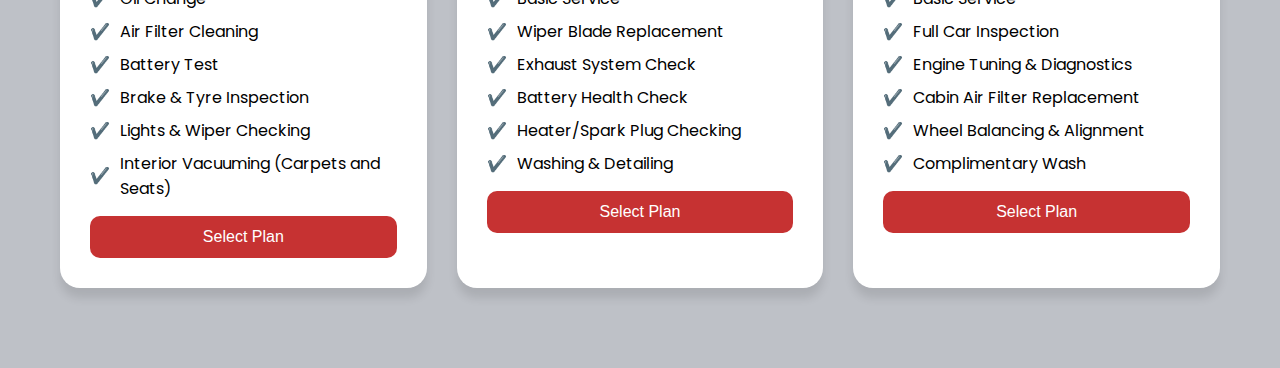
<file: periodic.html>
<!DOCTYPE html>
<html lang="en">
    <head>
        <meta charset="UTF-8">
        <meta name="viewport" content="width=device-width, initial-scale=1.0">
        <title>Service Details - Periodic Services</title>
        <link href="services.css" rel="stylesheet"/>
        <link href="https://unpkg.com/boxicons@2.1.4/css/boxicons.min.css" rel="stylesheet"/>
    </head>
    <body>

        <!--NAVBAR-->
        <header class="navbar">
            <a href="f1.html" class="back-btn"><i class='bx bx-arrow-back'></i></a>
            <h1>Service Details</h1>
        </header>

        <!--DESCRIPTION-->
        <div class="hero-section">
            <section class="periodic-services">
                <h2>Periodic Services</h2>
                <p>Keep your vehicle in peak condition with our specialized periodic services.</p>
                <p>Choose the plan that suits your needs best.</p>
            </section>
        </div>


        <!--PLANS-->

        <section class="service-detail-container">


            <!--TWO-WHEELER-->

            <div class="vehicle-type">
                <h2>Two-Wheeler Plans</h2>
                <div class="plans-container">

                    <!--BASIC-->
                    <div class="plan-card basic">
                        <h3>Basic Plan</h3>
                        <p class="price">₹1,099</p>
                        <ul>
                            <li>Oil Change</li>
                            <li>Tyre & Brake Inspection</li>
                            <li>Chain & Gears Checking</li>
                            <li>Lights, Horn & Indicators Testing</li>
                        </ul>
                        <button class="select-plan-btn" onclick="addToCart('Basic Plan - Two-Wheeler','₹1,099')">Select Plan</button>
                    </div>
        
                    <!--STANDARD-->
                    <div class="plan-card medium">
                        <h3>Standard Plan</h3>
                        <p class="price">₹3,499</p>
                        <ul>
                            <li>Basic Service</li>
                            <li>Coolant Flush Replacement</li>
                            <li>Spark Plug Inspection & Replacement</li>
                            <li>Cleaning & Detailing</li>
                        </ul>
                        <button class="select-plan-btn" onclick="addToCart('Standard Plan - Two-Wheeler','₹3,499')">Select Plan</button>
                    </div>
        
                    <!--COMPREHENSIVE-->
                    <div class="plan-card standard">
                        <h3>Comprehensive Plan</h3>
                        <p class="price">₹4,999</p>
                        <ul>
                            <li>Spark Plug Inspection & Replacement</li>
                            <li>Engine Tuning & Diagnostics</li>
                            <li>Electrical System Checking</li>
                            <li>Brake & Suspension Check</li>
                            <li>Fuel System Checking</li>
                            <li>Complimentary Wash</li>
                        </ul>
                        <button class="select-plan-btn" onclick="addToCart('Comprehensive Plan - Two-Wheeler','₹4,999')">Select Plan</button>
                    </div>
                </div>
            </div>


            <!--THREE-WHEELER-->

            <div class="vehicle-type">
                <h2>Three-Wheeler Plans</h2>
                <div class="plans-container">

                    <!--BASIC-->
                    <div class="plan-card basic">
                        <h3>Basic Plan</h3>
                        <p class="price">₹3,000</p>
                        <ul>
                            <li>Oil Change</li>
                            <li>Tyre & Brake Inspection</li>
                            <li>Spark Plug Maintenance</li>
                            <li>Fuel System Maintenance</li>
                            <li>Chassis & Suspension Inspection</li>
                        </ul>
                        <button class="select-plan-btn" onclick="addToCart('Basic Plan - Three-Wheeler','₹3,000')">Select Plan</button>
                    </div>
        
                    <!--STANDARD-->
                    <div class="plan-card medium">
                        <h3>Standard Plan</h3>
                        <p class="price">₹5,099</p>
                        <ul>
                            <li>Frame & Body Inspection</li>
                            <li>Oil & Filter Replacement</li>
                            <li>Brake Inspection & Tire Rotation</li>
                            <li>Chain Maintenance</li>
                            <li>Coolant Top-up</li>
                        </ul>
                        <button class="select-plan-btn" onclick="addToCart('Standard Plan - Three-Wheeler','₹5,099')">Select Plan</button>
                    </div>
        
                    <!--COMPREHENSIVE-->
                    <div class="plan-card standard">
                        <h3>Comprehensive Plan</h3>
                        <p class="price">₹6,999</p>
                        <ul>
                            <li>Full Vehicle Inspection</li>
                            <li>Electrical System Checking</li>
                            <li>Brake & Suspension Check</li>
                            <li>Steering & Alignment Checking</li>
                            <li>Fuel System Maintenance</li>
                            <li>Complimentary wash</li>
                        </ul>
                        <button class="select-plan-btn" onclick="addToCart('Comprehensive Plan - Three-Wheeler','₹6,999')">Select Plan</button>
                    </div>
                </div>
            </div>


            <!--FOUR-WHEELER-->

            <div class="vehicle-type">
                <h2>Four-Wheeler Plans</h2>
                <div class="plans-container">

                    <!--BASIC-->
                    <div class="plan-card basic">
                        <h3>Basic Plan</h3>
                        <p class="price">₹4,999</p>
                        <ul>
                            <li>Oil Change</li>
                            <li>Air Filter Cleaning</li>
                            <li>Battery Test</li>
                            <li>Brake & Tyre Inspection</li>
                            <li>Lights & Wiper Checking</li>
                            <li>Interior Vacuuming (Carpets and Seats)</li>
                        </ul>
                        <button class="select-plan-btn" onclick="addToCart('Basic Plan - Four-Wheeler','₹4,999')">Select Plan</button>
                    </div>
        
                    <!--STANDARD-->
                    <div class="plan-card medium">
                        <h3>Standard Plan</h3>
                        <p class="price">₹8,999</p>
                        <ul>
                            <li>Basic Service</li>
                            <li>Wiper Blade Replacement</li>
                            <li>Exhaust System Check</li>
                            <li>Battery Health Check</li>
                            <li>Heater/Spark Plug Checking</li>
                            <li>Washing & Detailing</li>
                        </ul>
                        <button class="select-plan-btn" onclick="addToCart('Standard Plan - Four-Wheeler','₹8,999')">Select Plan</button>
                    </div>
        
                    <!--COMPREHENSIVE-->
                    <div class="plan-card standard">
                        <h3>Comprehensive Plan</h3>
                        <p class="price">₹10,009</p>
                        <ul>
                            <li>Basic Service</li>
                            <li>Full Car Inspection</li>
                            <li>Engine Tuning & Diagnostics</li>
                            <li>Cabin Air Filter Replacement</li>
                            <li>Wheel Balancing & Alignment</li>
                            <li>Complimentary Wash</li>
                        </ul>
                        <button class="select-plan-btn" onclick="addToCart('Comprehensive Plan - Four-Wheeler','₹10,009')">Select Plan</button>
                    </div>
                </div>
            </div>
        </section>

        <script src="services.js"></script>
        
    </body>
</html>
</file>
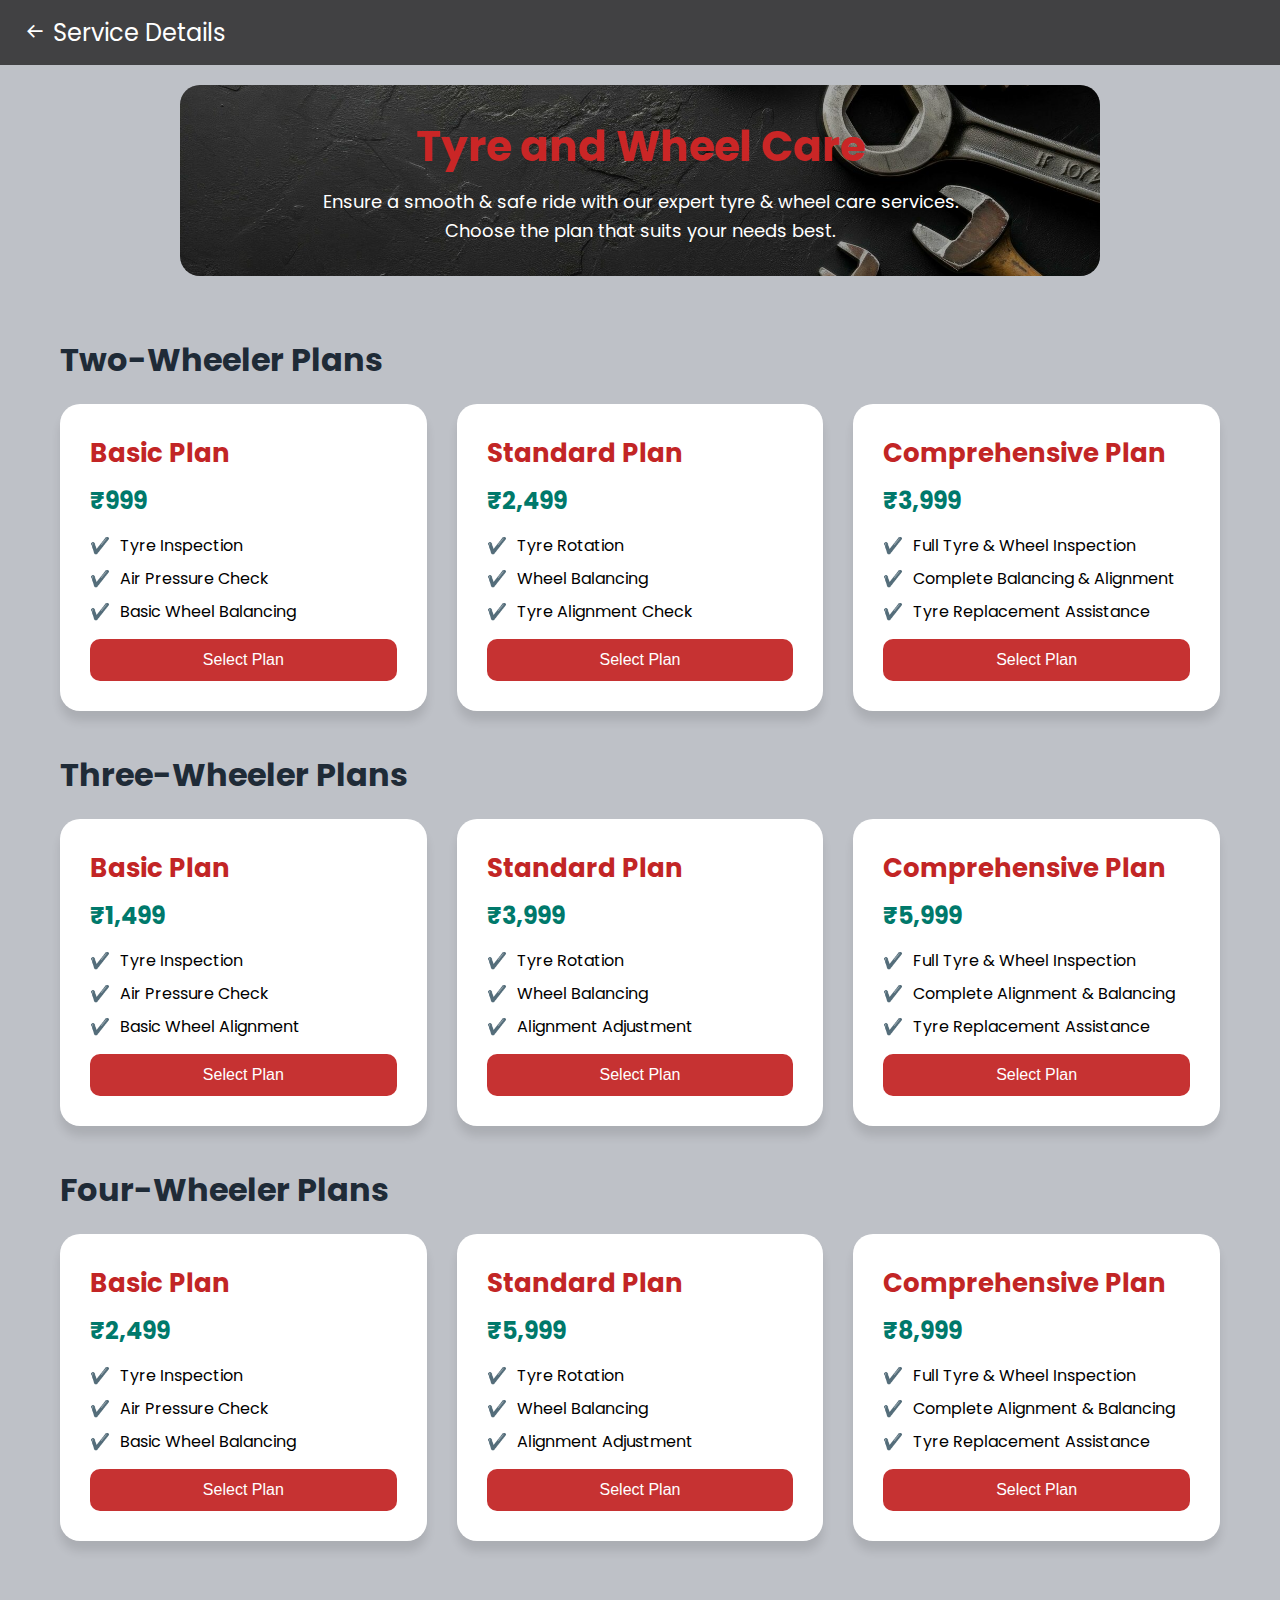
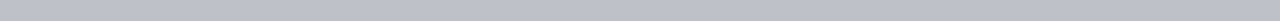
<file: tyre.html>
<!DOCTYPE html>
<html lang="en">
    <head>
        <meta charset="UTF-8">
        <meta name="viewport" content="width=device-width, initial-scale=1.0">
        <title>Service Details - Tyre and Wheel Care</title>
        <link href="services.css" rel="stylesheet"/>
        <link href="https://unpkg.com/boxicons@2.1.4/css/boxicons.min.css" rel="stylesheet"/>
    </head>
    <body>

        <!--NAVBAR-->
        <header class="navbar">
            <a href="f1.html" class="back-btn"><i class='bx bx-arrow-back'></i></a>
            <h1>Service Details</h1>
        </header>

        <!--DESCRIPTION-->
        <div class="hero-section">
            <section class="periodic-services">
                <h2>Tyre and Wheel Care</h2>
                <p>Ensure a smooth & safe ride with our expert tyre & wheel care services.</p>
                <p>Choose the plan that suits your needs best.</p>
            </section>
        </div>


        <!--PLANS-->

        <section class="service-detail-container">


            <!--TWO-WHEELER-->

            <div class="vehicle-type">
                <h2>Two-Wheeler Plans</h2>
                <div class="plans-container">

                    <!--BASIC-->
                    <div class="plan-card basic">
                        <h3>Basic Plan</h3>
                        <p class="price">₹999</p>
                        <ul>
                            <li>Tyre Inspection</li>
                            <li>Air Pressure Check</li>
                            <li>Basic Wheel Balancing</li>
                        </ul>
                        <button class="select-plan-btn" onclick="addToCart('Basic Plan - Two-Wheeler','₹999')">Select Plan</button>
                    </div>
        
                    <!--STANDARD-->
                    <div class="plan-card medium">
                        <h3>Standard Plan</h3>
                        <p class="price">₹2,499</p>
                        <ul>
                            <li>Tyre Rotation</li>
                            <li>Wheel Balancing</li>
                            <li>Tyre Alignment Check</li>
                        </ul>
                        <button class="select-plan-btn" onclick="addToCart('Standard Plan - Two-Wheeler','₹2,499')">Select Plan</button>
                    </div>
        
                    <!--COMPREHENSIVE-->
                    <div class="plan-card standard">
                        <h3>Comprehensive Plan</h3>
                        <p class="price">₹3,999</p>
                        <ul>
                            <li>Full Tyre & Wheel Inspection</li>
                            <li>Complete Balancing & Alignment</li>
                            <li>Tyre Replacement Assistance</li>
                        </ul>
                        <button class="select-plan-btn" onclick="addToCart('Comprehensive Plan - Two-Wheeler','₹3,999')">Select Plan</button>
                    </div>
                </div>
            </div>


            <!--THREE-WHEELER-->

            <div class="vehicle-type">
                <h2>Three-Wheeler Plans</h2>
                <div class="plans-container">

                    <!--BASIC-->
                    <div class="plan-card basic">
                        <h3>Basic Plan</h3>
                        <p class="price">₹1,499</p>
                        <ul>
                            <li>Tyre Inspection</li>
                            <li>Air Pressure Check</li>
                            <li>Basic Wheel Alignment</li>
                        </ul>
                        <button class="select-plan-btn" onclick="addToCart('Basic Plan - Three-Wheeler','₹1,499')">Select Plan</button>
                    </div>
        
                    <!--STANDARD-->
                    <div class="plan-card medium">
                        <h3>Standard Plan</h3>
                        <p class="price">₹3,999</p>
                        <ul>
                            <li>Tyre Rotation</li>
                            <li>Wheel Balancing</li>
                            <li>Alignment Adjustment</li>
                        </ul>
                        <button class="select-plan-btn" onclick="addToCart('Standard Plan - Three-Wheeler','₹3,999')">Select Plan</button>
                    </div>
        
                    <!--COMPREHENSIVE-->
                    <div class="plan-card standard">
                        <h3>Comprehensive Plan</h3>
                        <p class="price">₹5,999</p>
                        <ul>
                            <li>Full Tyre & Wheel Inspection</li>
                            <li>Complete Alignment & Balancing</li>
                            <li>Tyre Replacement Assistance</li>
                        </ul>
                        <button class="select-plan-btn" onclick="addToCart('Comprehensive Plan - Three-Wheeler','₹5,999')">Select Plan</button>
                    </div>
                </div>
            </div>


            <!--FOUR-WHEELER-->

            <div class="vehicle-type">
                <h2>Four-Wheeler Plans</h2>
                <div class="plans-container">

                    <!--BASIC-->
                    <div class="plan-card basic">
                        <h3>Basic Plan</h3>
                        <p class="price">₹2,499</p>
                        <ul>
                            <li>Tyre Inspection</li>
                            <li>Air Pressure Check</li>
                            <li>Basic Wheel Balancing</li>
                        </ul>
                        <button class="select-plan-btn" onclick="addToCart('Basic Plan - Four-Wheeler','₹2,499')">Select Plan</button>
                    </div>
        
                    <!--STANDARD-->
                    <div class="plan-card medium">
                        <h3>Standard Plan</h3>
                        <p class="price">₹5,999</p>
                        <ul>
                            <li>Tyre Rotation</li>
                            <li>Wheel Balancing</li>
                            <li>Alignment Adjustment</li>
                        </ul>
                        <button class="select-plan-btn" onclick="addToCart('Standard Plan - Four-Wheeler','₹5,999')">Select Plan</button>
                    </div>
        
                    <!--COMPREHENSIVE-->
                    <div class="plan-card standard">
                        <h3>Comprehensive Plan</h3>
                        <p class="price">₹8,999</p>
                        <ul>
                            <li>Full Tyre & Wheel Inspection</li>
                            <li>Complete Alignment & Balancing</li>
                            <li>Tyre Replacement Assistance</li>
                        </ul>
                        <button class="select-plan-btn" onclick="addToCart('Comprehensive Plan - Four-Wheeler','₹8,999')">Select Plan</button>
                    </div>
                </div>
            </div>
        </section>

        <script src="services.js"></script>

    </body>
</html>
</file>
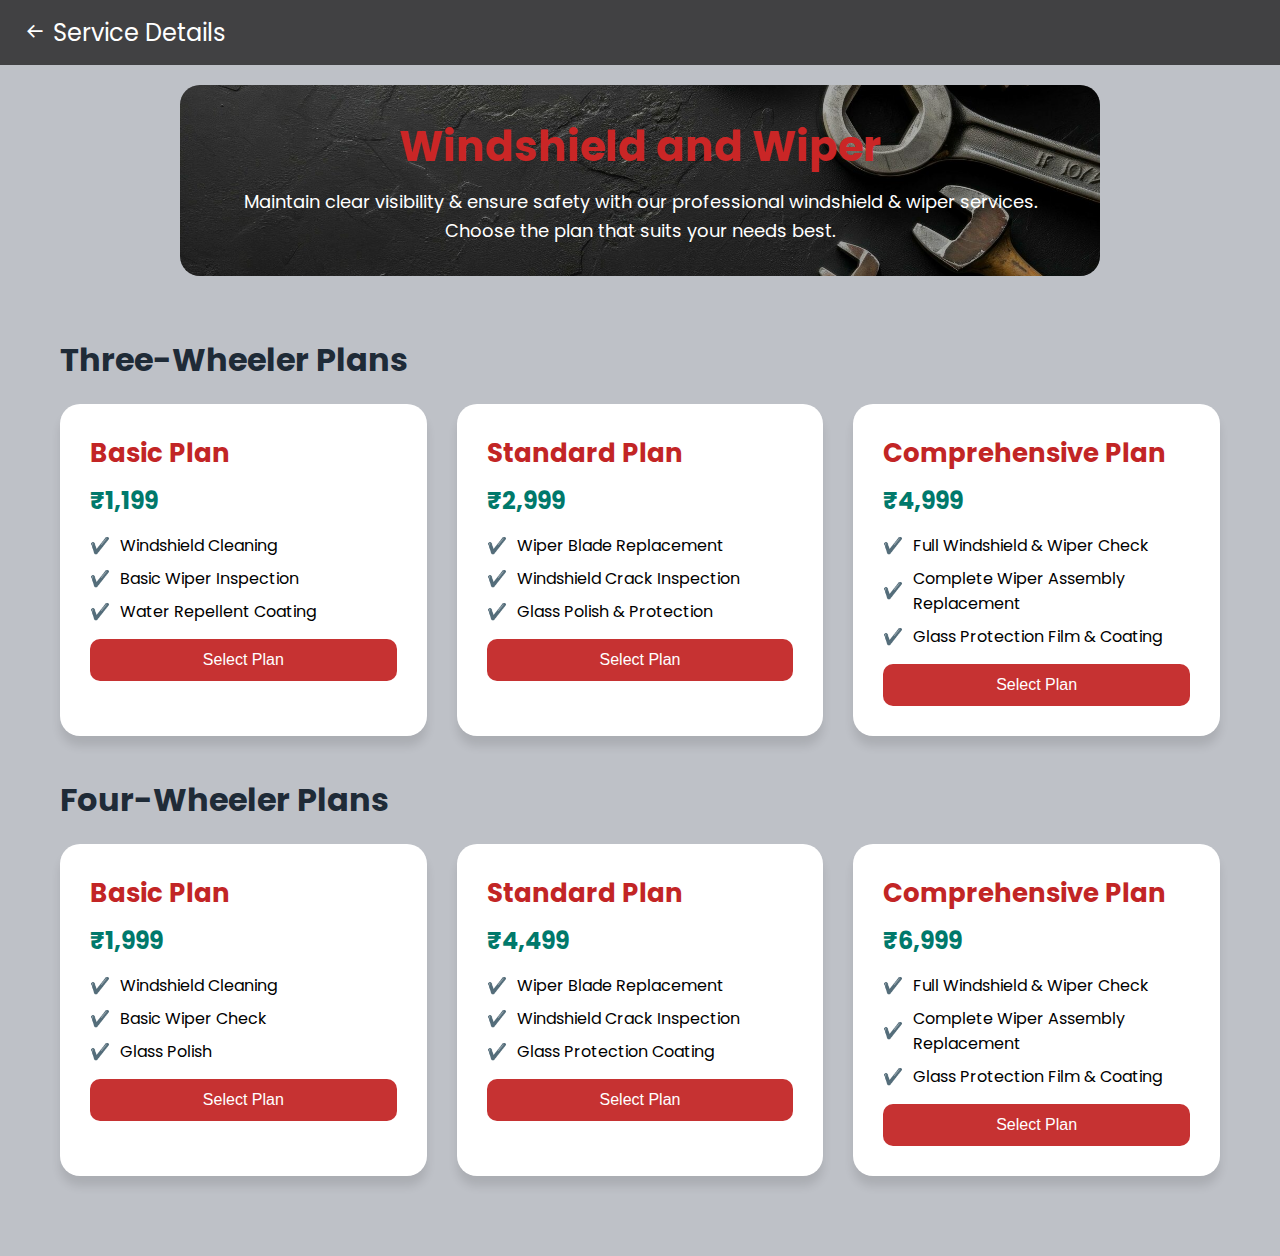
<file: windshield.html>
<!DOCTYPE html>
<html lang="en">
    <head>
        <meta charset="UTF-8">
        <meta name="viewport" content="width=device-width, initial-scale=1.0">
        <title>Service Details - Windshield and Wiper</title>
        <link href="services.css" rel="stylesheet"/>
        <link href="https://unpkg.com/boxicons@2.1.4/css/boxicons.min.css" rel="stylesheet"/>
    </head>
    <body>

        <!--NAVBAR-->
        <header class="navbar">
            <a href="f1.html" class="back-btn"><i class='bx bx-arrow-back'></i></a>
            <h1>Service Details</h1>
        </header>

        <!--DESCRIPTION-->
        <div class="hero-section">
            <section class="periodic-services">
                <h2>Windshield and Wiper</h2>
                <p>Maintain clear visibility & ensure safety with our professional windshield & wiper services.</p>
                <p>Choose the plan that suits your needs best.</p>
            </section>
        </div>


        <!--PLANS-->

        <section class="service-detail-container">


            <!--THREE-WHEELER-->

            <div class="vehicle-type">
                <h2>Three-Wheeler Plans</h2>
                <div class="plans-container">

                    <!--BASIC-->
                    <div class="plan-card basic">
                        <h3>Basic Plan</h3>
                        <p class="price">₹1,199</p>
                        <ul>
                            <li>Windshield Cleaning</li>
                            <li>Basic Wiper Inspection</li>
                            <li>Water Repellent Coating</li>
                        </ul>
                        <button class="select-plan-btn" onclick="addToCart('Basic Plan - Three-Wheeler','₹1,199')">Select Plan</button>
                    </div>
        
                    <!--STANDARD-->
                    <div class="plan-card medium">
                        <h3>Standard Plan</h3>
                        <p class="price">₹2,999</p>
                        <ul>
                            <li>Wiper Blade Replacement</li>
                            <li>Windshield Crack Inspection</li>
                            <li>Glass Polish & Protection</li>
                        </ul>
                        <button class="select-plan-btn" onclick="addToCart('Standard Plan - Three-Wheeler','₹2,999')">Select Plan</button>
                    </div>
        
                    <!--COMPREHENSIVE-->
                    <div class="plan-card standard">
                        <h3>Comprehensive Plan</h3>
                        <p class="price">₹4,999</p>
                        <ul>
                            <li>Full Windshield & Wiper Check</li>
                            <li>Complete Wiper Assembly Replacement</li>
                            <li>Glass Protection Film & Coating</li>
                        </ul>
                        <button class="select-plan-btn" onclick="addToCart('Comprehensive Plan - Three-Wheeler','₹4,999')">Select Plan</button>
                    </div>
                </div>
            </div>


            <!--FOUR-WHEELER-->

            <div class="vehicle-type">
                <h2>Four-Wheeler Plans</h2>
                <div class="plans-container">

                    <!--BASIC-->
                    <div class="plan-card basic">
                        <h3>Basic Plan</h3>
                        <p class="price">₹1,999</p>
                        <ul>
                            <li>Windshield Cleaning</li>
                            <li>Basic Wiper Check</li>
                            <li>Glass Polish</li>
                        </ul>
                        <button class="select-plan-btn" onclick="addToCart('Basic Plan - Four-Wheeler','₹1,999')">Select Plan</button>
                    </div>
        
                    <!--STANDARD-->
                    <div class="plan-card medium">
                        <h3>Standard Plan</h3>
                        <p class="price">₹4,499</p>
                        <ul>
                            <li>Wiper Blade Replacement</li>
                            <li>Windshield Crack Inspection</li>
                            <li>Glass Protection Coating</li>
                        </ul>
                        <button class="select-plan-btn" onclick="addToCart('Standard Plan - Four-Wheeler','₹4,499')">Select Plan</button>
                    </div>
        
                    <!--COMPREHENSIVE-->
                    <div class="plan-card standard">
                        <h3>Comprehensive Plan</h3>
                        <p class="price">₹6,999</p>
                        <ul>
                            <li>Full Windshield & Wiper Check</li>
                            <li>Complete Wiper Assembly Replacement</li>
                            <li>Glass Protection Film & Coating</li>
                        </ul>
                        <button class="select-plan-btn" onclick="addToCart('Comprehensive Plan - Four-Wheeler','₹6,999')">Select Plan</button>
                    </div>
                </div>
            </div>     
        </section>

        <script src="services.js"></script>

    </body>
</html>
</file>
<file: style.css>
@import url('https://fonts.googleapis.com/css2?family=Poppins:wght@400;500;600;700&display=swap');

:root{
    --primary-color:#c22525;
    --primary-color-dark:#a3001e;
    --secondary-color:#431185;
    --secondary-color-dark:#000000;
    --text-light:#bec1c7;
    --extra-light:#f8f7fd;
    --white:#ffffff;
    --max-width:100%;
}

*{
    padding: 0;
    margin: 0;
    box-sizing: border-box;
}

html, body{
    scroll-behavior: smooth;
}

body{
    font-family: "Poppins", sans-serif;
    background-color: var(--text-light);
}


/*MAIN SECTION*/

.header{
    min-height: 100vh;
    background: url("assets/main.png") center/cover no-repeat;
    color: white;
    position: relative;
}

nav{
    display: flex;
    justify-content: space-between;
    align-items: center;
    width: 100%;
}
.nav{
    position: fixed;    
    background-color: #414143;
    height: 70px;
    top: 0;
    width: var(--max-width);
}
img{
    width: 100%;
    display: flex;
}
.nav__bar img{
    max-width: 60px;
    position: fixed;
    padding: 5px 5px;
    top: 0.3rem;
    left: 0rem;
}
.nav__bar h1{
    padding: 8px 15px;
    font-size: 2em;
    font-weight: bold;
    position: fixed;
    top: 0.2rem;
    left: 2.8rem;
    color: var(--primary-color);
    -webkit-text-stroke: 0.7px var(--white);
}
.nav__bar p{
    color: var(--white);
    font-size: 35px;
    font-weight: 80;
    position: absolute;
    top: 15rem;
    left: 2rem;
}
.btn{
    display: inline-block;
    text-decoration: none;
    color: var(--white);
    border: 1px solid #fff;
    border-radius: 6px;
    padding: 12px 34px;
    font-size: 20px;
    font-weight: 500;
    background: transparent;
    position: relative;
    cursor: pointer;
    top: 18.5rem;
    left: 2rem;

    margin-top: 20px; /* Space below <p> */
}
.btn:hover{
    border: 1px solid #a3001e;
    background-color: var(--primary-color-dark);
    transition: 0.1s;
}
.nav__links{
    flex: 1;
    text-align: right;
    position: fixed;
    padding: 8px 15px;
    top: 0.2rem;
    right: 0;
}
ul{
    list-style: none;
}
.nav__links ul{
    display: flex;
    justify-content: flex-end;
    align-items: center;
}
.nav__links ul li{
    height: 50px;
    left: 62rem;
}
nav li:first-child{
    margin-right: auto;
}
a{
    text-decoration: none;
    color: var(--white);
    font-size: large;
}
.nav__links ul li a{
    height: 100%;
    padding: 0 30px;
    text-decoration: none;
    display: flex;
    align-items: center;
    color: var(--white);
}
.nav__links a:hover{
    color: var(--primary-color);
}
.sidebar{
    padding: 2% 2%;
    position: fixed;
    display: none;
    flex-direction: column;
    align-items: flex-start;
    background-color: rgba(255, 255, 255, 0.2);
    backdrop-filter: blur(10px);
    box-shadow: -10px 0 10px rgba(0,0,0,0.1);
    height: 100vh;
    width: 250px;
    top: 0;
    right: 0;
    gap: 1rem;
    z-index: 999;
}
.sidebar a:hover{
    color: #000000;
}
.sidebar li,a{
    width: 100%;
}
.menu-button{
    display: none;
}


/*BACK-TO-TOP ARROW*/

#progress{
    position: fixed;
    bottom: 20px;
    right: 10px;
    height: 50px;
    width: 50px;
    display: none;
    place-items: center;
    border-radius: 50%;
    box-shadow: 0 0 10px rgba(0, 0, 0, 0.2);
    cursor: pointer;
}
#progress-value{
    display: block;
    height: calc(100% - 15px);
    width: calc(100% - 15px);
    background-color: var(--white);
    border-radius: 50%;
    display: grid;
    place-items: center;
    font-size: 25px;
    color: var(--secondary-color-dark);
}


/*RESPONSIVE MAIN SECTION*/

@media(max-width:1100px){
    .hideOnMobile{
        display: none;
    }
    .menu-button{
        display: block;
    }
}
@media(max-width:400px){
    .sidebar{
        width: 100%;
    }
}
@media(max-width:1300px){
    .btn{
        padding: 10px 30px; 
        font-size: 18px;
        font-weight: 550;
        top: 14.5rem;
        left: 1.5rem;
    }
    .nav__bar p{
        font-size: 22px;
        font-weight: 30;
        top: 12rem;
        left: 1.5rem;
    }    
}
@media(max-width:900px){
    .nav__bar p{
        top: 13rem;
        font-size: 20px;
    }    
    .btn{
        top: 15rem;
        padding: 8px 30px; 
        font-size: 15px;
        font-weight: 530;
    }
}
@media(max-width:780px){
    .btn{
        padding: 8px 25px;
        font-weight: 500;
    }
}
@media(max-width:580px){
    .btn{
        padding: 6px 22px; 
        font-size: 12px;
        font-weight: 480;
        top: 16rem;
    }
    .nav__bar p{
        font-size: 18px;
        top: 13.7rem;
        text-align: center;
    }    
}
@media(max-width:380px){
    .btn{
        font-weight: 460;
        top: 16rem;
        left: 2.9rem;
    }
    .nav__bar p{
        font-size: 15px;
        padding-right: 6%;
    }    
}
@media(max-width:365px){
    .nav{
        height: 75px;
    } 
    .nav__bar img{
        max-width: 30px;
        top: 1.7rem;
    }
    .nav__bar h1{
        font-size: 1.4rem;
        top: 1.7rem;
        left: 3.3rem;
        -webkit-text-stroke: 0.3px var(--white);
    }
    .btn{
        top: 16.5rem;
        left: 2.3rem;
    }
}


/*SERVICE SECTION*/

.services{
    text-align: center;
    padding: 40px 20px;
}
.s{
    font-size: 40px;
    font-weight: 600;
    color: var(--primary-color);
    margin-top: 20px;
    margin-bottom: 50px;
    text-align: center;
}
.row{
    display: grid;
    grid-template-columns: repeat(auto-fit,minmax(150px,1fr));
    gap: 20px;
    max-width: 1200px;
    margin: 0 auto;
}
.s-col{
    background: #e8e9ec;
    border-radius: 10px;
    padding: 20px;
    text-align: center;
    transition: transform 0.2s ease-in-out;
}
.s-col:hover{
    transform: translateY(-8px);
    box-shadow: 0 0 20px 10px rgba(0, 0, 0, 0.2);
}
.s-col img{
    margin: auto;
    height: 5rem;
    width: 5rem;
    margin-bottom: 10px;
}
.s-col h4{
    margin: 0;
    font-size: medium;
    font-weight: 400;
    color: var(--secondary-color);
}


/*RESPONSIVE SERVICE SECTION*/

@media(max-width:768px){
    .row{
        grid-template-columns: repeat(2,1fr);
    }
}
@media(max-width:900px){
    .s{
        font-size: 30px;
    }
}
@media(max-width:480px){
    .row{
        grid-template-columns: 1fr;
    }
    .s{
        font-size: 20px;
    }
}


/*GUARANTEE SECTION*/

.guarantee{
    text-align: center;
    padding: 20px 20px;
    padding-bottom: 80px;
}
.g{
    font-size: 40px;
    font-weight: 600;
    color: var(--primary-color);
    margin-top: 0;
    margin-bottom: 50px;
    text-align: center;
}
.check{
    background: #e8e9ec;
    border-radius: 10px;
    max-width: 1200px;
    margin: 0 auto;
    padding: 10px 10px;
    text-align: center;
    transition: 0.5s;
}
.check:hover{
    box-shadow: 0 0 20px 10px rgba(0, 0, 0, 0.2);
}
.g-list{
    display: grid;
    grid-template-columns: 1fr 1fr;
    column-gap: 60px;
    list-style: none;
    padding: 0;
    margin-left: 6%;
    margin-right: 0%;
}
.g-list li{
    display: flex;
    align-items: center;
    font-size: x-large;
    margin-bottom: 10px;
    color: var(--secondary-color);
}
.g-list li::before{
    content: "✅";
    margin-right: 10px;
}


/*RESPONSIVE GUARANTEE SECTION*/

@media(max-width:900px){
    .g-list{
        grid-template-columns: 1fr;
        column-gap: 0;
    }
    .g{
        font-size: 30px;
    }
    .g-list li{
        font-size: 20px;
    }
}
@media(max-width:480px){
    .g{
        font-size: 20px;
    }
    .g-list li{
        font-size: 18px;
    }
}
@media(max-width:365px){
    .g-list li{
        font-size: 15px;
    }
}


/*CONTACT US SECTION*/  

.contact {
    display: flex;
    justify-content: space-between;
    align-items: center;
    background-color: #8a8f91;
    padding: 20px;
    flex-wrap: wrap;
    max-width: 100%;
}
.contact-left{
    flex: 1;
    min-width: 300px;
    text-align: left;
    margin: 0px;
    padding: 10px;
}
.contact-right{
    text-align: right;
    display: flex;
    flex-direction: column;
    align-items: flex-start;
    width: auto;
}
.contact-left h2 {
    color: #000;
    font-size: 40px;
    font-weight: 600;
    margin-bottom: 10px;
}
.brand {
    display: flex;
    align-items: center;
    gap: 8px;
}
.logo {
    width: 50px;
    height: 50px;
}
.brand h1 {
    font-size: 36px;
    color: var(--primary-color);
    -webkit-text-stroke: 0.4px var(--white);
}
.social {
    display: flex;
    gap: 12px;
    margin-top: 15px;
}
.social img {
    width: 30px;
    height: 30px;
    transition: transform 0.3s ease;
}
.social img:hover {
    transform: scale(1.1);
}
.contact-right ul {
    list-style: none;
    margin: 0;
    padding: 0;
    width: auto;
}
.contact-right li {
    display: flex;
    align-items: center;
    gap: 10px;
    margin-bottom: 10px;
    width: fit-content;
}
.icon {
    font-size: 20px;
    color: #333;
    display: flex;
    align-items: center;
    justify-content: center;
}


/*RESPONSIVE CONTACT US SECTION*/
@media (max-width: 900px) {
    .contact-left h2{
        font-size: 30px;
    }
    .brand h1{
        font-size: 30px;
    }
    .logo{
        width: 30px;
        height: 30px;
    }
    .social{
        margin-top: 5px;
    }
    .social img{
        width: 20px;
        height: 20px;
    }
    .contact-right li{
        margin-bottom: 5px;
    }
    .icon{
        font-size: 18px;
    }
}
@media (max-width: 770px) {
    .contact {
        flex-direction: column;
        align-items: center;
        text-align: center;
    }
    .contact-left, .contact-right {
        text-align: center;
        align-items: center;
        width: 100%;
    }
    .brand {
        justify-content: center;
    }
    .social {
        justify-content: center;
    }
    .contact-right{
        justify-content: center;
    }
    .contact-right li {
        justify-content: center;
        width: 100%;
    }
}
@media(max-width:480px){
    .contact-left h2{
        font-size: 20px;
    }
    .brand h1{
        font-size: 20px;
        -webkit-text-stroke: 0.3px var(--white);
    }
    .logo{
        width: 25px;
        height: 25px;
    }
    .social img{
        width: 18px;
        height: 18px;
    }
    .contact-right li span{
        font-size: medium;
    }
    .icon{
        font-size: 13px;
    }
}
</file>
<file: services.css>
@import url('https://fonts.googleapis.com/css2?family=Poppins:wght@400;500;600;700&display=swap');

* {
    margin: 0;
    padding: 0;
    box-sizing: border-box;
}

body {
    font-family: "Poppins", sans-serif;
    scroll-behavior: smooth;
    background-color: #bec1c7;
}


/*NAVBAR*/

.navbar {
    position: sticky;
    top: 0;
    z-index: 1000;
    display: flex;
    align-items: center;
    background: #414143;
    padding: 15px 25px;
}
.navbar a i{
    color: white;
}
.navbar h1 {
    flex: 1;
    color: white;
    font-size: 24px;
    text-align: left;
    padding-left: 8px;
    font-weight: normal;
}
.back-btn {
    font-size: 20px;
    cursor: pointer;
    border: none;
    background: none;
}

/*DESCRIPTION*/

.periodic-services{
    background: url('assets/service.jpg') no-repeat center center/cover;
    /* background: linear-gradient(180deg,#1f1111,#545050); */
    padding: 30px;
    text-align: center;
    border-radius: 20px;
    position: relative;
}
.periodic-services::before {
    content: "";
    position: absolute;
    top: 0;
    left: 0;
    width: 100%;
    height: 100%;
    background: rgba(0, 0, 0, 0.3); /* Dark overlay for contrast */
    border-radius: 20px;
}
/* Ensure text appears above the overlay */
.periodic-services * {
    position: relative;
    z-index: 1;
}
.hero-section {
    padding: 20px 180px;
}
.hero-section h2 {
    font-size: 42px;
    margin-bottom: 10px;
    color: #ca2626;
}
.hero-section p {
    font-size: 18px;
    max-width: 800px;
    margin: 0 auto;
    line-height: 1.6;
    color: white;
}


/*PLANS*/

.service-detail-container {
    max-width: 1200px;
    margin: 20px auto;
    padding: 20px;
}
.vehicle-type{
    margin-bottom: 40px;
}
h2{
    font-size: 2rem;
    margin-bottom: 20px;
    color: #1f2b37;
}
.plans-container {
    display: grid;
    grid-template-columns: repeat(auto-fit, minmax(320px, 1fr));
    gap: 30px;
}


/*PLAN CARDS*/

.plan-card {
    background: white;
    padding: 30px;
    border-radius: 20px;
    box-shadow: 0 10px 10px rgba(0, 0, 0, 0.1);
    transition: transform 0.3s, box-shadow 0.3s;
}
.plan-card:hover {
    transform: translateY(-10px);
    box-shadow: 0 20px 10px rgba(0, 0, 0, 0.2);
}
.plan-card h3 {
    font-size: 26px;
    margin-bottom: 10px;
    color: #c22525;
}
.price {
    font-size: 24px;
    color: #00796b;
    margin: 10px 0;
    font-weight: bold;
}
.plan-card ul {
    list-style: none;
    padding: 0;
    margin: 15px 0;
}
.plan-card li {
    display: flex;
    align-items: center;
    gap: 10px;
    font-size: 16px;
    margin: 8px 0;
}
.plan-card li::before {
    content: '✔️';
}
.select-plan-btn {
    width: 100%;
    padding: 12px;
    background: #c63232;
    color: #fff;
    border: none;
    border-radius: 10px;
    font-size: 16px;
    cursor: pointer;
    transition: background 0.3s ease;
}
.select-plan-btn:hover {
    background: #a3001e;
}

@media (max-width: 900px) {
    .navbar {
        padding: 10px 15px;
    }
    .navbar h1 {
        font-size: 20px;
    }
    .hero-section {
        padding: 20px;
    }
    .hero-section h2 {
        font-size: 32px;
    }
    .hero-section p {
        font-size: 16px;
    }
    .plans-container {
        grid-template-columns: repeat(auto-fit, minmax(280px, 1fr));
    }
    .plan-card {
        padding: 20px;
    }
}

/* Extra Small devices (max-width: 480px) */
@media (max-width: 480px) {
    .navbar h1 {
        font-size: 18px;
        width: 100%;
    }
    .hero-section h2 {
        font-size: 28px;
    }
    .hero-section p {
        font-size: 14px;
    }
    .plan-card h3 {
        font-size: 22px;
    }
    .select-plan-btn {
        font-size: 14px;
        padding: 10px;
    }
}
</file>
